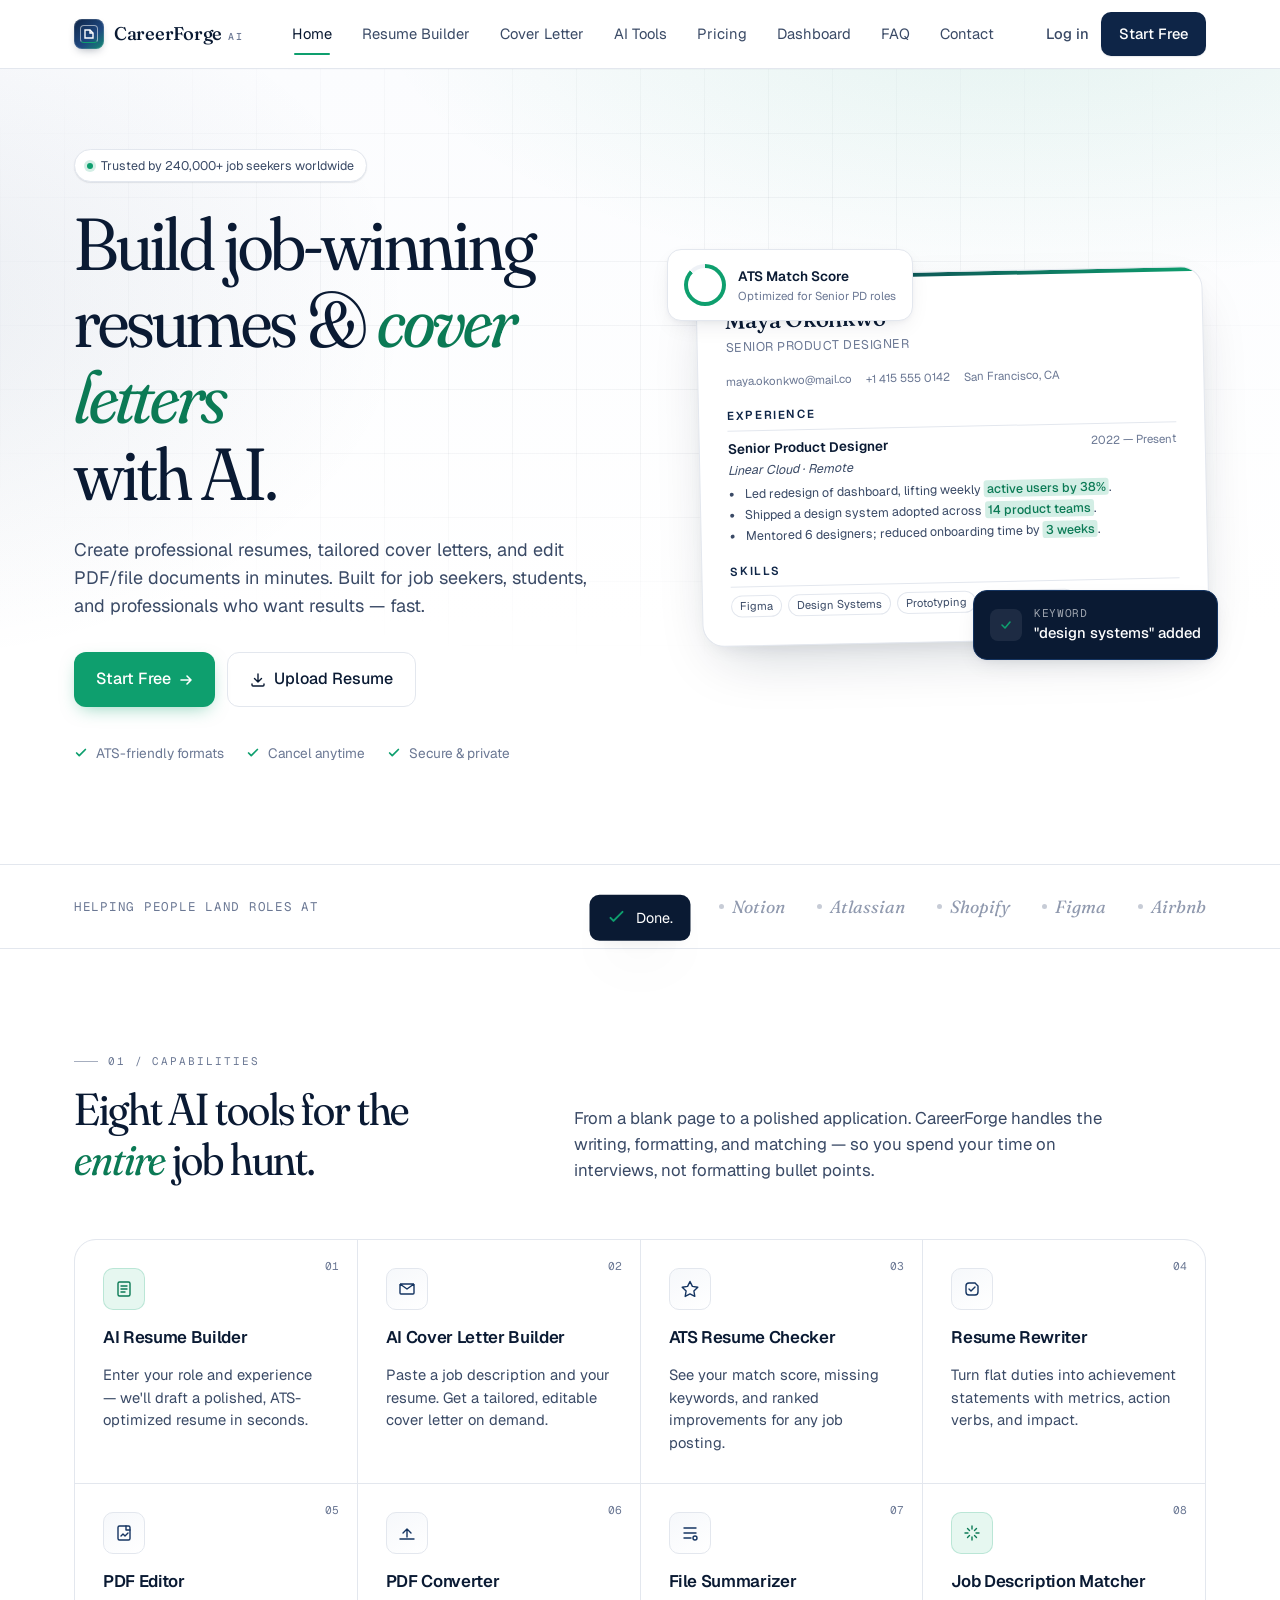
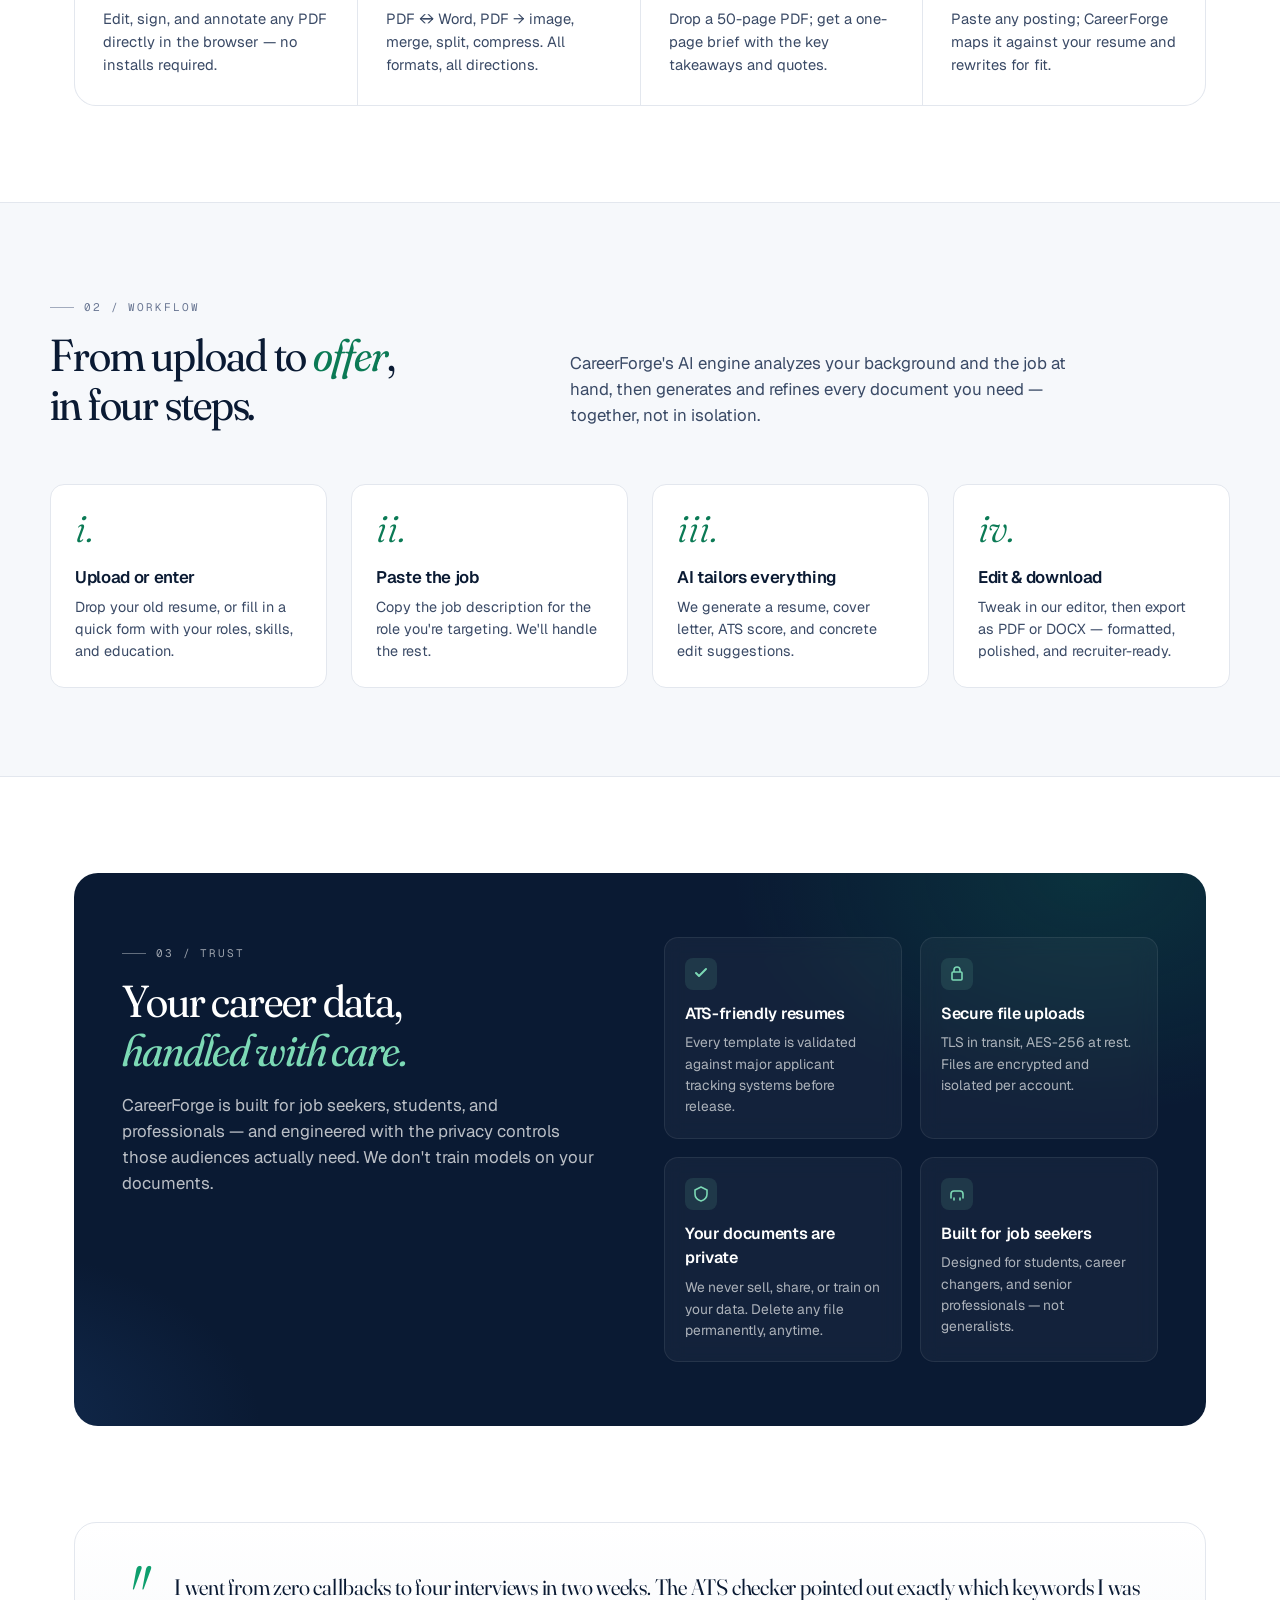
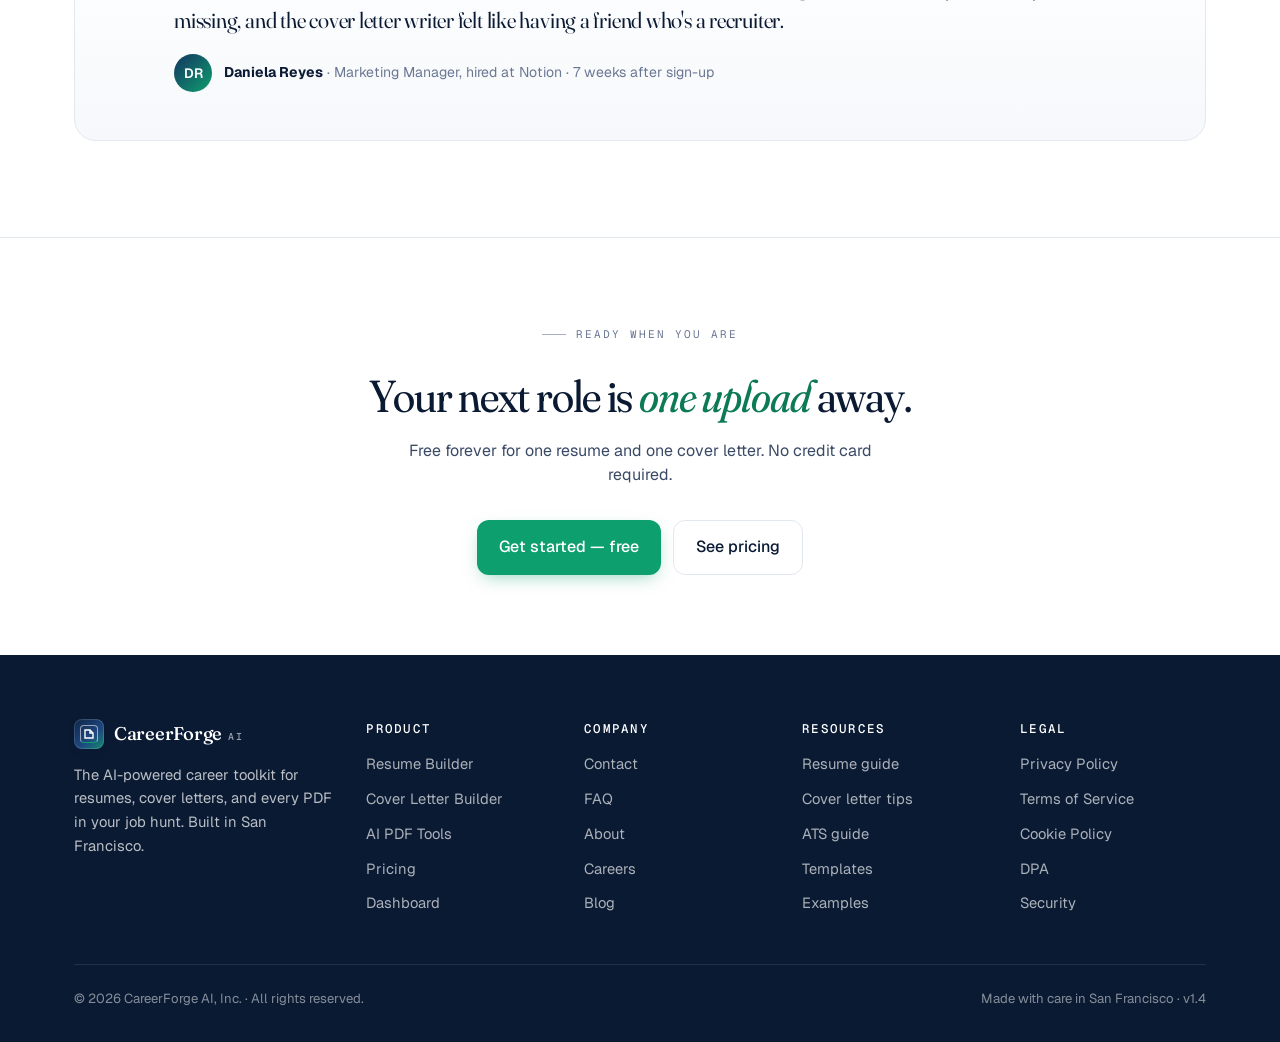
<file: index.html>
<!doctype html>
<html lang="en">
<head>
<meta charset="utf-8" />
<meta name="viewport" content="width=device-width,initial-scale=1,viewport-fit=cover" />
<title>CareerForge AI — Build Job-Winning Resumes & Cover Letters with AI</title>
<meta name="description" content="Create professional resumes, tailored cover letters, and edit PDF/file documents in minutes with CareerForge AI." />
<link rel="preconnect" href="https://fonts.googleapis.com">
<link rel="preconnect" href="https://fonts.gstatic.com" crossorigin>
<link href="https://fonts.googleapis.com/css2?family=Fraunces:opsz,wght,SOFT@9..144,300..700,30..100&family=Geist:wght@300..700&family=Geist+Mono:wght@400;500&display=swap" rel="stylesheet">
<style>
:root{
  --navy-900:#0A1A33; --navy-800:#0E2547; --navy-700:#143461; --navy-600:#1F4880; --navy-100:#E6ECF5;
  --ink:#0A1A33; --ink-2:#3A4A66; --ink-3:#6B7894;
  --line:#E3E7EE; --line-2:#EEF1F6;
  --bg:#FFFFFF; --bg-soft:#F6F8FB; --bg-soft-2:#F0F3F8;
  --accent:#0E9F6E; --accent-soft:#E6F7F0; --accent-deep:#0B7A55;
  --warn:#C2410C; --gold:#B5882A;
  --radius:14px; --radius-lg:22px;
  --shadow-sm:0 1px 2px rgba(10,26,51,.06), 0 1px 0 rgba(10,26,51,.04);
  --shadow:0 8px 24px -8px rgba(10,26,51,.12), 0 2px 6px -2px rgba(10,26,51,.06);
  --shadow-lg:0 24px 60px -20px rgba(10,26,51,.22), 0 8px 20px -10px rgba(10,26,51,.10);
  --serif:"Fraunces", ui-serif, Georgia, serif;
  --sans:"Geist", system-ui, -apple-system, "Segoe UI", sans-serif;
  --mono:"Geist Mono", ui-monospace, monospace;
  --container:1180px;
}
*,*::before,*::after{box-sizing:border-box}
html,body{margin:0;padding:0}
html{scroll-behavior:smooth;-webkit-text-size-adjust:100%}
body{font-family:var(--sans);font-size:16px;line-height:1.55;color:var(--ink);background:var(--bg);-webkit-font-smoothing:antialiased;text-rendering:optimizeLegibility}
img,svg{display:block;max-width:100%}
a{color:inherit;text-decoration:none}
button{font-family:inherit;cursor:pointer;border:0;background:none;color:inherit}
input,textarea,select{font-family:inherit;font-size:inherit;color:inherit}

.serif{font-family:var(--serif);font-feature-settings:"ss01","ss02","ss03"}
.eyebrow{font-family:var(--mono);font-size:11px;letter-spacing:.18em;text-transform:uppercase;color:var(--ink-3);display:inline-flex;align-items:center;gap:.6rem}
.eyebrow::before{content:"";width:24px;height:1px;background:currentColor;opacity:.6}
h1,h2,h3,h4{margin:0;letter-spacing:-.02em}
h1.display{font-family:var(--serif);font-weight:380;font-size:clamp(2.4rem,5.8vw,4.6rem);line-height:1.04;letter-spacing:-.03em;font-variation-settings:"opsz" 144,"SOFT" 60}
h1.display em{font-style:italic;color:var(--accent-deep);font-weight:400}
h2.display{font-family:var(--serif);font-weight:400;font-size:clamp(1.8rem,3.6vw,2.8rem);line-height:1.1;letter-spacing:-.025em;font-variation-settings:"opsz" 96,"SOFT" 50}
h2.display em{font-style:italic;color:var(--accent-deep)}
h3{font-size:1.125rem;font-weight:600}
p{margin:0}

.container{max-width:var(--container);margin:0 auto;padding:0 24px}
.section{padding:96px 0;position:relative}
@media (max-width:720px){.section{padding:64px 0}}

.site-header{position:sticky;top:0;z-index:50;background:rgba(255,255,255,.82);backdrop-filter:saturate(160%) blur(14px);-webkit-backdrop-filter:saturate(160%) blur(14px);border-bottom:1px solid var(--line)}
.nav{display:flex;align-items:center;justify-content:space-between;height:68px;gap:32px}
.logo{display:flex;align-items:center;gap:10px;font-weight:600;letter-spacing:-.01em}
.logo-mark{width:30px;height:30px;border-radius:8px;background:linear-gradient(140deg,var(--navy-800),var(--navy-600) 60%,var(--accent) 110%);position:relative;display:grid;place-items:center;color:#fff;box-shadow:inset 0 0 0 1px rgba(255,255,255,.14),0 4px 10px -4px rgba(10,26,51,.4)}
.logo-mark::after{content:"";position:absolute;inset:6px;border-radius:4px;border:1px solid rgba(255,255,255,.55);border-bottom-color:var(--accent)}
.logo-text{font-family:var(--serif);font-weight:500;font-size:1.15rem;letter-spacing:-.015em}
.logo-text small{font-family:var(--mono);font-size:.62rem;letter-spacing:.2em;color:var(--ink-3);margin-left:6px;text-transform:uppercase;font-weight:500}
.nav-links{display:flex;gap:6px;align-items:center}
.nav-links a{position:relative;padding:8px 12px;font-size:.92rem;color:var(--ink-2);border-radius:8px;transition:color .2s,background .2s}
.nav-links a:hover{color:var(--ink);background:var(--bg-soft)}
.nav-links a.active{color:var(--ink)}
.nav-links a.active::after{content:"";position:absolute;bottom:-2px;left:14px;right:14px;height:2px;background:var(--accent);border-radius:2px}
.nav-cta{display:flex;gap:8px;align-items:center}
.btn{display:inline-flex;align-items:center;justify-content:center;gap:8px;padding:11px 18px;border-radius:10px;font-weight:500;font-size:.92rem;transition:transform .08s ease,background .2s,color .2s,box-shadow .2s,border-color .2s;white-space:nowrap}
.btn:active{transform:translateY(1px)}
.btn-primary{background:var(--navy-800);color:#fff;box-shadow:var(--shadow-sm)}
.btn-primary:hover{background:var(--navy-900);box-shadow:var(--shadow)}
.btn-accent{background:var(--accent);color:#fff;box-shadow:0 6px 18px -6px rgba(14,159,110,.5)}
.btn-accent:hover{background:var(--accent-deep)}
.btn-ghost{background:transparent;color:var(--ink);border:1px solid var(--line)}
.btn-ghost:hover{border-color:var(--ink-2);background:var(--bg-soft)}
.btn-link{padding:8px 4px;color:var(--ink-2)}
.btn-link:hover{color:var(--ink)}
.btn-lg{padding:14px 22px;font-size:1rem;border-radius:12px}
.btn-icon svg{width:16px;height:16px}
.menu-btn{display:none;width:40px;height:40px;border-radius:8px;border:1px solid var(--line);align-items:center;justify-content:center}
.menu-btn:hover{background:var(--bg-soft)}
@media (max-width:980px){.nav-links,.nav-cta .btn-link,.nav-cta .btn-ghost{display:none}.menu-btn{display:flex}}

.mobile-sheet{position:fixed;inset:0;z-index:60;background:rgba(10,26,51,.4);opacity:0;pointer-events:none;transition:opacity .25s}
.mobile-sheet.open{opacity:1;pointer-events:auto}
.mobile-sheet .panel{position:absolute;top:0;right:0;bottom:0;width:min(360px,86%);background:#fff;padding:24px;display:flex;flex-direction:column;gap:6px;transform:translateX(100%);transition:transform .25s ease;overflow-y:auto}
.mobile-sheet.open .panel{transform:translateX(0)}
.mobile-sheet .panel a{padding:14px 8px;border-bottom:1px solid var(--line-2);font-size:1rem}
.mobile-sheet .panel a:last-of-type{border-bottom:0}
.mobile-sheet .panel .btn{margin-top:12px}
.mobile-sheet .close{align-self:flex-end;width:36px;height:36px;border-radius:8px;border:1px solid var(--line)}

.page{display:none;animation:fade .35s ease}
.page.active{display:block}
@keyframes fade{from{opacity:0;transform:translateY(4px)}to{opacity:1;transform:none}}

.hero{position:relative;overflow:hidden;padding:80px 0 100px;background:radial-gradient(1100px 500px at 80% -10%,rgba(14,159,110,.10),transparent 60%),radial-gradient(900px 600px at -10% 30%,rgba(20,52,97,.08),transparent 60%),linear-gradient(180deg,#FBFCFE,#FFFFFF 70%)}
.hero::before{content:"";position:absolute;inset:0;pointer-events:none;background-image:linear-gradient(to right,rgba(10,26,51,.045) 1px,transparent 1px),linear-gradient(to bottom,rgba(10,26,51,.045) 1px,transparent 1px);background-size:64px 64px;mask-image:radial-gradient(ellipse 80% 60% at 50% 30%,black 30%,transparent 75%);-webkit-mask-image:radial-gradient(ellipse 80% 60% at 50% 30%,black 30%,transparent 75%)}
.hero .container{position:relative;display:grid;grid-template-columns:1.05fr .95fr;gap:64px;align-items:center}
@media (max-width:980px){.hero .container{grid-template-columns:1fr;gap:48px}}
.hero-copy .pill{display:inline-flex;align-items:center;gap:8px;padding:6px 12px;background:#fff;border:1px solid var(--line);border-radius:999px;font-size:.78rem;color:var(--ink-2);box-shadow:var(--shadow-sm);margin-bottom:24px}
.hero-copy .pill .dot{width:6px;height:6px;border-radius:50%;background:var(--accent);box-shadow:0 0 0 3px rgba(14,159,110,.18)}
.hero-copy p.lede{font-size:1.125rem;color:var(--ink-2);margin-top:24px;max-width:540px}
.hero-cta{display:flex;gap:12px;margin-top:32px;flex-wrap:wrap}
.hero-trust{display:flex;gap:22px;margin-top:36px;flex-wrap:wrap;color:var(--ink-3);font-size:.85rem}
.hero-trust span{display:inline-flex;align-items:center;gap:8px}
.hero-trust svg{width:14px;height:14px;color:var(--accent)}

.hero-visual{position:relative}
.resume-card{background:#fff;border:1px solid var(--line);border-radius:var(--radius-lg);padding:28px;box-shadow:var(--shadow-lg);font-size:.78rem;line-height:1.45;color:var(--ink-2);position:relative;overflow:hidden;transform:rotate(-1.2deg)}
.resume-card::before{content:"";position:absolute;top:0;left:0;right:0;height:4px;background:linear-gradient(90deg,var(--navy-800),var(--accent))}
.resume-card .name{font-family:var(--serif);font-size:1.4rem;color:var(--ink);font-weight:500;letter-spacing:-.01em;margin-bottom:2px}
.resume-card .title{color:var(--ink-3);font-size:.78rem;letter-spacing:.04em;text-transform:uppercase;margin-bottom:16px}
.resume-card .meta{display:flex;gap:14px;flex-wrap:wrap;color:var(--ink-3);font-size:.72rem;margin-bottom:18px}
.resume-card h4{font-size:.72rem;text-transform:uppercase;letter-spacing:.14em;color:var(--navy-800);margin:18px 0 8px;font-weight:600;border-bottom:1px solid var(--line);padding-bottom:6px}
.resume-card .role{color:var(--ink);font-weight:600;font-size:.85rem;margin-bottom:2px;display:flex;justify-content:space-between;gap:10px}
.resume-card .role span{color:var(--ink-3);font-weight:400;font-size:.72rem}
.resume-card .company{color:var(--ink-2);font-size:.78rem;margin-bottom:6px;font-style:italic}
.resume-card ul{margin:0 0 12px;padding-left:16px}
.resume-card li{margin-bottom:3px}
.resume-card li mark{background:rgba(14,159,110,.18);color:var(--accent-deep);padding:0 3px;border-radius:3px;font-weight:500;animation:pulse 2.4s ease-in-out infinite}
.resume-card li:nth-child(2) mark{animation-delay:.3s}
.resume-card li:nth-child(3) mark{animation-delay:.6s}
@keyframes pulse{0%,100%{background:rgba(14,159,110,.10)}50%{background:rgba(14,159,110,.28)}}

.hero-floats{position:absolute;inset:0;pointer-events:none}
.float-card{position:absolute;background:#fff;border:1px solid var(--line);border-radius:14px;box-shadow:var(--shadow);padding:14px 16px;display:flex;align-items:center;gap:12px;font-size:.85rem}
.float-ats{top:-22px;left:-32px}
.float-ats .ring{width:42px;height:42px;border-radius:50%;display:grid;place-items:center;background:conic-gradient(var(--accent) 87%,var(--line-2) 0);position:relative}
.float-ats .ring::after{content:"";position:absolute;inset:4px;background:#fff;border-radius:50%}
.float-ats .ring b{position:relative;font-size:.78rem;color:var(--accent-deep);font-weight:600}
.float-ats .label{color:var(--ink-3);font-size:.72rem}
.float-ats .label b{color:var(--ink);display:block;font-size:.85rem;font-weight:600}
.float-keyword{bottom:-18px;right:-12px;background:var(--navy-900);color:#fff;border-color:var(--navy-700)}
.float-keyword .kicon{width:32px;height:32px;border-radius:8px;background:rgba(255,255,255,.08);display:grid;place-items:center;color:var(--accent)}
.float-keyword small{display:block;color:rgba(255,255,255,.6);font-size:.7rem;letter-spacing:.06em;text-transform:uppercase;font-family:var(--mono)}
.float-keyword b{display:block;font-weight:500;font-size:.92rem}
@media (max-width:980px){.float-ats{top:-12px;left:8px}.float-keyword{bottom:-12px;right:8px}.resume-card{transform:none}}
@media (max-width:520px){.float-keyword,.float-ats{display:none}}

.logos{padding:28px 0;border-top:1px solid var(--line);border-bottom:1px solid var(--line);background:#fff}
.logos .row{display:flex;align-items:center;justify-content:space-between;gap:32px;flex-wrap:wrap}
.logos .label{font-size:.78rem;color:var(--ink-3);font-family:var(--mono);letter-spacing:.14em;text-transform:uppercase}
.logos .marks{display:flex;gap:32px;flex-wrap:wrap;align-items:center;color:var(--ink-3);font-family:var(--serif);font-style:italic;font-size:1.1rem;opacity:.75}
.logos .marks span{display:inline-flex;align-items:center;gap:8px}
.logos .marks span::before{content:"";width:5px;height:5px;border-radius:50%;background:var(--ink-3);opacity:.5}

.section-head{display:grid;grid-template-columns:1fr 1.4fr;gap:48px;margin-bottom:56px;align-items:end}
@media (max-width:820px){.section-head{grid-template-columns:1fr;gap:20px}}
.section-head .index{font-family:var(--mono);font-size:.78rem;color:var(--ink-3);letter-spacing:.18em}
.section-head h2{margin-top:8px}
.section-head .desc{color:var(--ink-2);font-size:1.05rem;max-width:540px}

.features{display:grid;grid-template-columns:repeat(4,1fr);gap:1px;background:var(--line);border:1px solid var(--line);border-radius:var(--radius-lg);overflow:hidden}
@media (max-width:980px){.features{grid-template-columns:repeat(2,1fr)}}
@media (max-width:560px){.features{grid-template-columns:1fr}}
.feature{background:#fff;padding:28px;display:flex;flex-direction:column;gap:14px;position:relative;transition:background .25s}
.feature:hover{background:var(--bg-soft)}
.feature .ico{width:42px;height:42px;border-radius:10px;background:linear-gradient(150deg,var(--bg-soft),#fff);border:1px solid var(--line);display:grid;place-items:center;color:var(--navy-700)}
.feature.accent .ico{color:var(--accent-deep);background:var(--accent-soft);border-color:rgba(14,159,110,.2)}
.feature h3{font-size:1.05rem;font-weight:600;color:var(--ink)}
.feature p{color:var(--ink-2);font-size:.92rem}
.feature .num{position:absolute;top:18px;right:18px;font-family:var(--mono);font-size:.7rem;color:var(--ink-3)}

.how{background:var(--bg-soft);border-top:1px solid var(--line);border-bottom:1px solid var(--line)}
.steps{display:grid;grid-template-columns:repeat(4,1fr);gap:24px}
@media (max-width:980px){.steps{grid-template-columns:repeat(2,1fr)}}
@media (max-width:560px){.steps{grid-template-columns:1fr}}
.step{background:#fff;border:1px solid var(--line);border-radius:var(--radius);padding:24px;position:relative}
.step .step-num{font-family:var(--serif);font-style:italic;font-size:2.4rem;color:var(--accent-deep);font-weight:300;line-height:1;margin-bottom:16px}
.step h3{font-size:1.05rem;margin-bottom:6px}
.step p{color:var(--ink-2);font-size:.9rem}

.trust-band{background:var(--navy-900);color:#fff;border-radius:24px;padding:64px 48px;position:relative;overflow:hidden}
.trust-band::before{content:"";position:absolute;inset:0;background:radial-gradient(600px 400px at 90% 0%,rgba(14,159,110,.18),transparent 60%),radial-gradient(500px 300px at -10% 100%,rgba(31,72,128,.4),transparent 60%)}
.trust-band .grid{position:relative;display:grid;grid-template-columns:1fr 1fr;gap:48px;align-items:start}
@media (max-width:820px){.trust-band{padding:40px 24px}.trust-band .grid{grid-template-columns:1fr;gap:32px}}
.trust-band h2{color:#fff}
.trust-band h2 em{color:#7CD9B5}
.trust-band p.lede{color:rgba(255,255,255,.72);margin-top:18px;font-size:1.05rem;max-width:480px}
.trust-list{display:grid;grid-template-columns:1fr 1fr;gap:18px}
@media (max-width:520px){.trust-list{grid-template-columns:1fr}}
.trust-item{background:rgba(255,255,255,.04);border:1px solid rgba(255,255,255,.08);border-radius:14px;padding:20px;backdrop-filter:blur(10px)}
.trust-item .ti-ico{width:32px;height:32px;border-radius:8px;background:rgba(124,217,181,.12);color:#7CD9B5;display:grid;place-items:center;margin-bottom:12px}
.trust-item h4{font-size:1rem;font-weight:600;margin-bottom:6px;color:#fff}
.trust-item p{color:rgba(255,255,255,.65);font-size:.86rem}

.testimonial{border:1px solid var(--line);border-radius:var(--radius-lg);padding:48px;background:linear-gradient(180deg,#fff,var(--bg-soft));display:grid;grid-template-columns:auto 1fr;gap:32px;align-items:start}
@media (max-width:720px){.testimonial{grid-template-columns:1fr;padding:28px}}
.testimonial .quote-mark{font-family:var(--serif);font-size:5rem;line-height:.7;color:var(--accent);font-weight:300;font-style:italic}
.testimonial blockquote{margin:0;font-family:var(--serif);font-size:1.4rem;line-height:1.45;color:var(--ink);font-weight:380;letter-spacing:-.01em;font-variation-settings:"opsz" 96}
.testimonial .who{margin-top:18px;display:flex;align-items:center;gap:12px;color:var(--ink-3);font-size:.88rem}
.testimonial .avatar{width:38px;height:38px;border-radius:50%;background:linear-gradient(135deg,var(--navy-700),var(--accent));display:grid;place-items:center;color:#fff;font-weight:600;font-size:.85rem}

.cta-strip{border-top:1px solid var(--line);padding:80px 0;text-align:center}
.cta-strip h2{margin-bottom:18px}
.cta-strip p{color:var(--ink-2);max-width:520px;margin:0 auto 28px}

.footer{background:var(--navy-900);color:rgba(255,255,255,.72);padding:64px 0 32px}
.footer .grid{display:grid;grid-template-columns:1.4fr repeat(4,1fr);gap:32px}
@media (max-width:820px){.footer .grid{grid-template-columns:1fr 1fr;gap:32px}}
@media (max-width:480px){.footer .grid{grid-template-columns:1fr}}
.footer h5{color:#fff;font-size:.78rem;letter-spacing:.18em;text-transform:uppercase;font-family:var(--mono);font-weight:500;margin:0 0 14px}
.footer ul{list-style:none;padding:0;margin:0;display:flex;flex-direction:column;gap:10px}
.footer ul a{color:rgba(255,255,255,.66);font-size:.92rem}
.footer ul a:hover{color:#fff}
.footer .brandcol p{font-size:.92rem;line-height:1.6;max-width:320px;margin-top:14px}
.footer .logo-text{color:#fff}
.footer .logo-text small{color:rgba(255,255,255,.6)}
.footer-bottom{margin-top:48px;padding-top:24px;border-top:1px solid rgba(255,255,255,.1);display:flex;justify-content:space-between;flex-wrap:wrap;gap:12px;font-size:.82rem;color:rgba(255,255,255,.5)}

.page-header{padding:80px 0 48px;background:linear-gradient(180deg,var(--bg-soft) 0%,#fff 100%);border-bottom:1px solid var(--line)}
.page-header .container{max-width:920px;text-align:center}
.page-header .eyebrow{margin-bottom:18px}
.page-header h1{font-family:var(--serif);font-weight:380;font-size:clamp(2.2rem,4.6vw,3.6rem);line-height:1.05;letter-spacing:-.025em;font-variation-settings:"opsz" 144,"SOFT" 60}
.page-header h1 em{font-style:italic;color:var(--accent-deep)}
.page-header p{color:var(--ink-2);font-size:1.05rem;margin-top:18px;max-width:600px;margin-left:auto;margin-right:auto}

.builder{display:grid;grid-template-columns:minmax(0,1fr) minmax(0,1fr);gap:40px;align-items:start}
@media (max-width:980px){.builder{grid-template-columns:1fr}}
.builder-form{background:#fff;border:1px solid var(--line);border-radius:var(--radius-lg);padding:32px;box-shadow:var(--shadow-sm);position:sticky;top:88px}
@media (max-width:980px){.builder-form{position:static}}
.builder-form h3{font-family:var(--serif);font-size:1.4rem;font-weight:480;letter-spacing:-.01em;margin-bottom:6px}
.builder-form .sub{color:var(--ink-3);font-size:.9rem;margin-bottom:22px}
.field{margin-bottom:16px}
.field label{display:block;font-size:.82rem;color:var(--ink-2);margin-bottom:6px;font-weight:500}
.field .help{font-size:.74rem;color:var(--ink-3);margin-top:4px}
.field input,.field textarea,.field select{width:100%;padding:11px 14px;border:1px solid var(--line);border-radius:10px;background:#fff;transition:border-color .15s,box-shadow .15s;font-size:.94rem}
.field textarea{min-height:88px;resize:vertical;font-family:inherit;line-height:1.5}
.field input:focus,.field textarea:focus,.field select:focus{outline:0;border-color:var(--accent);box-shadow:0 0 0 3px rgba(14,159,110,.14)}
.row2{display:grid;grid-template-columns:1fr 1fr;gap:12px}
@media (max-width:520px){.row2{grid-template-columns:1fr}}
.builder-actions{display:flex;gap:10px;margin-top:18px;flex-wrap:wrap}

.preview-wrap{position:relative}
.preview-toolbar{display:flex;justify-content:space-between;align-items:center;margin-bottom:14px;gap:8px;flex-wrap:wrap}
.template-pills{display:flex;gap:6px;flex-wrap:wrap}
.tpill{padding:6px 12px;font-size:.82rem;border-radius:999px;border:1px solid var(--line);background:#fff;color:var(--ink-2);transition:all .15s}
.tpill:hover{border-color:var(--ink-3)}
.tpill.active{background:var(--navy-900);color:#fff;border-color:var(--navy-900)}

.preview-doc{background:#fff;border:1px solid var(--line);border-radius:14px;padding:36px;box-shadow:var(--shadow);font-size:.82rem;line-height:1.5;color:var(--ink-2);min-height:600px}
.preview-doc h2{font-family:var(--serif);font-size:1.7rem;font-weight:500;color:var(--ink);letter-spacing:-.015em;margin-bottom:4px}
.preview-doc .role-line{color:var(--accent-deep);font-size:.9rem;letter-spacing:.04em;text-transform:uppercase;margin-bottom:10px}
.preview-doc .meta{display:flex;flex-wrap:wrap;gap:12px;color:var(--ink-3);font-size:.78rem;margin-bottom:24px;padding-bottom:16px;border-bottom:1px solid var(--line)}
.preview-doc h3{font-size:.78rem;text-transform:uppercase;letter-spacing:.16em;color:var(--navy-800);margin:22px 0 10px;font-weight:600}
.preview-doc .item{margin-bottom:14px}
.preview-doc .item-head{display:flex;justify-content:space-between;gap:10px;align-items:baseline}
.preview-doc .item-head b{color:var(--ink);font-size:.95rem;font-weight:600}
.preview-doc .item-head time{font-family:var(--mono);font-size:.74rem;color:var(--ink-3)}
.preview-doc .item .org{font-style:italic;color:var(--ink-2);font-size:.85rem;margin-bottom:6px}
.preview-doc ul{margin:0;padding-left:18px}
.preview-doc li{margin-bottom:4px}
.preview-doc .skills{display:flex;flex-wrap:wrap;gap:6px}
.preview-doc .skills span{padding:3px 10px;border:1px solid var(--line);border-radius:999px;font-size:.78rem;color:var(--ink-2)}
.preview-doc.tpl-classic{font-family:var(--serif)}
.preview-doc.tpl-classic h2{font-weight:500}
.preview-doc.tpl-classic h3{font-family:var(--sans)}
.preview-doc.tpl-bold{background:linear-gradient(140deg,#fff 60%,var(--bg-soft) 200%);border-left:6px solid var(--accent)}
.preview-doc.tpl-bold h2{color:var(--navy-900)}

.cover-output{background:#fff;border:1px solid var(--line);border-radius:14px;padding:36px;box-shadow:var(--shadow);min-height:480px;font-size:.95rem;line-height:1.7;color:var(--ink);font-family:var(--serif);font-weight:400;font-variation-settings:"opsz" 96}
.cover-output .from{font-family:var(--sans);font-size:.84rem;color:var(--ink-3);margin-bottom:24px}
.cover-output .salute{margin-bottom:14px}
.cover-output p{margin-bottom:14px}
.cover-output .sign{margin-top:24px}

.ats-shell{display:grid;grid-template-columns:1.1fr 1fr;gap:32px}
@media (max-width:980px){.ats-shell{grid-template-columns:1fr}}
.score-card{background:linear-gradient(150deg,var(--navy-900),var(--navy-700));color:#fff;border-radius:var(--radius-lg);padding:36px;position:relative;overflow:hidden}
.score-card::before{content:"";position:absolute;inset:0;background:radial-gradient(500px 300px at 100% 0%,rgba(14,159,110,.25),transparent 60%)}
.score-card .label{font-family:var(--mono);font-size:.78rem;letter-spacing:.18em;text-transform:uppercase;color:rgba(255,255,255,.6);position:relative}
.score-ring{display:flex;align-items:center;gap:20px;margin:18px 0 24px;position:relative;flex-wrap:wrap}
.score-ring .ring{width:120px;height:120px;border-radius:50%;background:conic-gradient(var(--accent) calc(var(--p,0) * 1%),rgba(255,255,255,.12) 0);display:grid;place-items:center;position:relative;transition:background .8s ease;flex-shrink:0}
.score-ring .ring::after{content:"";position:absolute;inset:10px;background:var(--navy-900);border-radius:50%}
.score-ring .ring b{position:relative;font-family:var(--serif);font-size:2.3rem;font-weight:400}
.score-ring .ring b small{font-size:1rem;font-weight:300;opacity:.7;font-family:var(--sans)}
.score-card .verdict{position:relative;font-size:1.05rem;font-weight:500}
.score-card .verdict span{color:#7CD9B5}
.score-stats{display:grid;grid-template-columns:1fr 1fr;gap:14px;position:relative;margin-top:18px}
.stat{background:rgba(255,255,255,.06);border:1px solid rgba(255,255,255,.08);border-radius:10px;padding:14px}
.stat small{font-family:var(--mono);font-size:.7rem;color:rgba(255,255,255,.5);text-transform:uppercase;letter-spacing:.12em}
.stat b{display:block;font-family:var(--serif);font-size:1.4rem;font-weight:400;margin-top:4px}

.kw-card{background:#fff;border:1px solid var(--line);border-radius:var(--radius-lg);padding:28px}
.kw-card h3{font-family:var(--serif);font-size:1.3rem;font-weight:500;margin-bottom:18px}
.kw-list{display:flex;flex-direction:column;gap:10px}
.kw-row{display:flex;align-items:center;gap:12px;padding:10px 12px;border:1px solid var(--line);border-radius:10px}
.kw-row.found{background:var(--accent-soft);border-color:rgba(14,159,110,.2)}
.kw-row.missing{background:#FEF6EE;border-color:#FBE0BC}
.kw-row .kw-ico{width:22px;height:22px;border-radius:50%;display:grid;place-items:center;flex-shrink:0}
.kw-row.found .kw-ico{background:var(--accent);color:#fff}
.kw-row.missing .kw-ico{background:var(--warn);color:#fff}
.kw-row b{font-size:.92rem;font-weight:500}
.kw-row .kw-tag{margin-left:auto;font-family:var(--mono);font-size:.74rem;color:var(--ink-3)}

.suggestions{margin-top:24px;display:flex;flex-direction:column;gap:10px}
.suggestion{background:#fff;border:1px solid var(--line);border-radius:12px;padding:16px 18px;display:flex;gap:14px;align-items:flex-start}
.suggestion .si{width:26px;height:26px;border-radius:6px;background:var(--accent-soft);color:var(--accent-deep);display:grid;place-items:center;flex-shrink:0}
.suggestion b{display:block;font-size:.94rem;color:var(--ink);margin-bottom:2px}
.suggestion p{color:var(--ink-2);font-size:.86rem;margin:0}

.tool-cats{display:flex;gap:8px;flex-wrap:wrap;margin-bottom:32px;justify-content:center}
.tool-cats button{padding:8px 16px;border:1px solid var(--line);border-radius:999px;background:#fff;font-size:.86rem;color:var(--ink-2);transition:all .15s}
.tool-cats button.active{background:var(--navy-900);color:#fff;border-color:var(--navy-900)}
.tool-cats button:hover:not(.active){border-color:var(--ink-3)}

.tools{display:grid;grid-template-columns:repeat(3,1fr);gap:18px}
@media (max-width:920px){.tools{grid-template-columns:repeat(2,1fr)}}
@media (max-width:560px){.tools{grid-template-columns:1fr}}
.tool{background:#fff;border:1px solid var(--line);border-radius:var(--radius);padding:22px;display:flex;flex-direction:column;gap:12px;transition:transform .15s,border-color .2s,box-shadow .2s;position:relative;cursor:pointer}
.tool:hover{transform:translateY(-2px);border-color:var(--ink-3);box-shadow:var(--shadow)}
.tool .ico{width:40px;height:40px;border-radius:10px;background:var(--bg-soft);display:grid;place-items:center;color:var(--navy-700)}
.tool h3{font-size:1rem;font-weight:600}
.tool p{color:var(--ink-2);font-size:.86rem}
.tool .arrow{position:absolute;top:18px;right:18px;color:var(--ink-3);transition:transform .2s,color .2s}
.tool:hover .arrow{transform:translate(2px,-2px);color:var(--accent-deep)}
.tool .badge{display:inline-flex;align-items:center;font-family:var(--mono);font-size:.66rem;letter-spacing:.1em;text-transform:uppercase;color:var(--accent-deep);background:var(--accent-soft);padding:2px 8px;border-radius:4px;width:max-content}

.upload-zone{border:2px dashed var(--line);border-radius:var(--radius-lg);padding:48px 24px;text-align:center;background:var(--bg-soft);transition:all .2s;cursor:pointer}
.upload-zone:hover,.upload-zone.dragover{border-color:var(--accent);background:var(--accent-soft)}
.upload-zone svg{margin:0 auto 16px;color:var(--accent-deep)}
.upload-zone h3{font-family:var(--serif);font-size:1.3rem;font-weight:500;margin-bottom:6px}
.upload-zone p{color:var(--ink-2);font-size:.92rem;margin-bottom:14px}
.upload-zone .formats{font-family:var(--mono);font-size:.74rem;color:var(--ink-3);letter-spacing:.08em;margin-top:8px}

.billing-toggle{display:inline-flex;background:var(--bg-soft);border:1px solid var(--line);border-radius:999px;padding:4px;margin:0 auto 36px;position:relative}
.billing-toggle button{padding:8px 18px;border-radius:999px;font-size:.88rem;color:var(--ink-2);font-weight:500}
.billing-toggle button.active{background:#fff;color:var(--ink);box-shadow:var(--shadow-sm)}
.billing-toggle .save{position:absolute;top:-8px;right:-46px;font-family:var(--mono);font-size:.66rem;letter-spacing:.1em;background:var(--accent);color:#fff;padding:3px 8px;border-radius:5px}

.plans{display:grid;grid-template-columns:repeat(3,1fr);gap:20px;align-items:stretch}
@media (max-width:920px){.plans{grid-template-columns:1fr;max-width:440px;margin:0 auto}}
.plan{background:#fff;border:1px solid var(--line);border-radius:var(--radius-lg);padding:32px;display:flex;flex-direction:column;position:relative}
.plan.featured{background:linear-gradient(180deg,var(--navy-900),var(--navy-800));color:#fff;border-color:var(--navy-900);box-shadow:var(--shadow-lg);transform:scale(1.02)}
@media (max-width:920px){.plan.featured{transform:none}}
.plan.featured .plan-name{color:#fff}
.plan.featured ul li{color:rgba(255,255,255,.85)}
.plan.featured ul svg{color:#7CD9B5}
.plan.featured .price small{color:rgba(255,255,255,.5)}
.plan.featured .desc{color:rgba(255,255,255,.7)}
.plan .badge-pop{position:absolute;top:-12px;left:50%;transform:translateX(-50%);background:var(--accent);color:#fff;font-family:var(--mono);font-size:.7rem;padding:5px 12px;border-radius:999px;letter-spacing:.1em;text-transform:uppercase}
.plan-name{font-family:var(--serif);font-size:1.4rem;font-weight:500;margin-bottom:6px}
.plan .desc{color:var(--ink-2);font-size:.88rem;margin-bottom:24px}
.plan .price{display:flex;align-items:baseline;gap:6px;margin-bottom:8px}
.plan .price b{font-family:var(--serif);font-size:2.6rem;font-weight:400;letter-spacing:-.02em}
.plan .price small{color:var(--ink-3);font-size:.92rem}
.plan ul{list-style:none;padding:0;margin:24px 0;display:flex;flex-direction:column;gap:10px;flex:1}
.plan ul li{display:flex;gap:10px;align-items:flex-start;font-size:.92rem;color:var(--ink-2)}
.plan ul svg{color:var(--accent);flex-shrink:0;margin-top:2px}
.plan .btn{margin-top:auto;justify-content:center}

.compare-table{margin-top:64px;background:#fff;border:1px solid var(--line);border-radius:var(--radius-lg);overflow:hidden;overflow-x:auto}
.compare-table table{width:100%;border-collapse:collapse;font-size:.92rem;min-width:560px}
.compare-table th,.compare-table td{padding:14px 18px;text-align:left;border-bottom:1px solid var(--line-2)}
.compare-table th{background:var(--bg-soft);font-weight:600;font-size:.84rem;letter-spacing:.04em}
.compare-table td:not(:first-child),.compare-table th:not(:first-child){text-align:center}
.compare-table tr:last-child td{border-bottom:0}
.compare-table .yes{color:var(--accent-deep)}
.compare-table .no{color:var(--ink-3)}

.dash{display:grid;grid-template-columns:240px 1fr;gap:32px;align-items:start}
@media (max-width:920px){.dash{grid-template-columns:1fr}}
.dash-side{background:#fff;border:1px solid var(--line);border-radius:var(--radius);padding:18px;position:sticky;top:88px}
@media (max-width:920px){.dash-side{position:static}}
.dash-user{display:flex;align-items:center;gap:12px;padding:8px 4px 16px;border-bottom:1px solid var(--line-2);margin-bottom:12px}
.dash-user .avatar{width:38px;height:38px;border-radius:50%;background:linear-gradient(135deg,var(--navy-700),var(--accent));display:grid;place-items:center;color:#fff;font-weight:600;font-size:.88rem}
.dash-user b{display:block;font-size:.94rem;font-weight:600}
.dash-user small{display:block;color:var(--ink-3);font-size:.78rem}
.dash-nav{display:flex;flex-direction:column;gap:2px}
.dash-nav button{display:flex;align-items:center;gap:10px;padding:9px 12px;border-radius:8px;font-size:.9rem;color:var(--ink-2);text-align:left;transition:all .15s}
.dash-nav button:hover{background:var(--bg-soft);color:var(--ink)}
.dash-nav button.active{background:var(--navy-900);color:#fff}
.dash-nav button.active svg{color:var(--accent)}
.dash-nav svg{width:16px;height:16px;color:var(--ink-3)}

.dash-main{display:flex;flex-direction:column;gap:24px;min-width:0}
.dash-stats{display:grid;grid-template-columns:repeat(4,1fr);gap:16px}
@media (max-width:720px){.dash-stats{grid-template-columns:repeat(2,1fr)}}
.ds{background:#fff;border:1px solid var(--line);border-radius:var(--radius);padding:18px}
.ds small{font-family:var(--mono);font-size:.7rem;color:var(--ink-3);letter-spacing:.1em;text-transform:uppercase}
.ds b{display:block;font-family:var(--serif);font-size:1.8rem;font-weight:400;margin-top:6px}
.ds .delta{font-size:.78rem;color:var(--accent-deep);margin-top:2px}
.ds.credits{background:linear-gradient(150deg,var(--navy-900),var(--navy-700));color:#fff;border-color:var(--navy-900)}
.ds.credits small{color:rgba(255,255,255,.6)}
.ds.credits .delta{color:#7CD9B5}
.ds.credits .bar{height:6px;background:rgba(255,255,255,.12);border-radius:99px;margin-top:10px;overflow:hidden}
.ds.credits .bar i{display:block;height:100%;width:62%;background:var(--accent);border-radius:99px}

.dash-section{background:#fff;border:1px solid var(--line);border-radius:var(--radius);padding:22px}
.dash-section .head{display:flex;justify-content:space-between;align-items:center;margin-bottom:16px;flex-wrap:wrap;gap:8px}
.dash-section h3{font-family:var(--serif);font-size:1.3rem;font-weight:500}

.docs-list{display:flex;flex-direction:column;gap:10px}
.doc-item{display:grid;grid-template-columns:auto 1fr auto;gap:14px;align-items:center;padding:12px 14px;border:1px solid var(--line);border-radius:10px;transition:background .15s}
.doc-item:hover{background:var(--bg-soft)}
.doc-thumb{width:42px;height:54px;border-radius:6px;background:linear-gradient(160deg,#fff,var(--bg-soft));border:1px solid var(--line);position:relative;overflow:hidden;flex-shrink:0}
.doc-thumb::before{content:"";position:absolute;top:6px;left:6px;right:6px;height:4px;background:var(--accent);border-radius:2px}
.doc-thumb::after{content:"";position:absolute;top:14px;left:6px;right:6px;bottom:6px;background:repeating-linear-gradient(0deg,var(--line) 0 1px,transparent 1px 4px);opacity:.7}
.doc-info{min-width:0}
.doc-info b{display:block;font-size:.94rem;font-weight:600;overflow:hidden;text-overflow:ellipsis;white-space:nowrap}
.doc-info small{display:block;color:var(--ink-3);font-size:.78rem;margin-top:2px;font-family:var(--mono);letter-spacing:.04em}
.doc-actions{display:flex;gap:6px;align-items:center}
.doc-actions button{width:32px;height:32px;border-radius:8px;border:1px solid var(--line);background:#fff;color:var(--ink-2);display:grid;place-items:center;transition:all .15s}
.doc-actions button:hover{background:var(--bg-soft);color:var(--ink)}
.doc-status{font-size:.74rem;font-family:var(--mono);letter-spacing:.08em;text-transform:uppercase;padding:3px 8px;border-radius:4px}
.doc-status.draft{background:#FEF6EE;color:var(--warn)}
.doc-status.complete{background:var(--accent-soft);color:var(--accent-deep)}
.doc-status.shared{background:var(--bg-soft);color:var(--ink-2)}

.auth{min-height:calc(100vh - 68px);display:grid;grid-template-columns:1fr 1fr}
@media (max-width:880px){.auth{grid-template-columns:1fr}}
.auth-aside{background:linear-gradient(160deg,var(--navy-900),var(--navy-700) 70%,var(--accent-deep));color:#fff;padding:64px 48px;display:flex;flex-direction:column;justify-content:space-between;position:relative;overflow:hidden}
@media (max-width:880px){.auth-aside{display:none}}
.auth-aside::before{content:"";position:absolute;inset:0;background-image:linear-gradient(to right,rgba(255,255,255,.04) 1px,transparent 1px),linear-gradient(to bottom,rgba(255,255,255,.04) 1px,transparent 1px);background-size:48px 48px}
.auth-aside-top{position:relative}
.auth-aside h2{font-family:var(--serif);font-size:2.2rem;font-weight:400;line-height:1.15;margin-top:32px;letter-spacing:-.02em;font-variation-settings:"opsz" 144,"SOFT" 60}
.auth-aside h2 em{color:#7CD9B5;font-style:italic}
.auth-aside .quote{position:relative;padding:24px;background:rgba(255,255,255,.06);border:1px solid rgba(255,255,255,.1);border-radius:14px;backdrop-filter:blur(10px)}
.auth-aside .quote p{font-family:var(--serif);font-size:1.05rem;font-style:italic;line-height:1.5;font-variation-settings:"opsz" 96}
.auth-aside .quote .who{margin-top:14px;display:flex;align-items:center;gap:10px;color:rgba(255,255,255,.7);font-size:.84rem}
.auth-aside .quote .avatar{width:32px;height:32px;border-radius:50%;background:rgba(255,255,255,.15);display:grid;place-items:center;font-weight:600;font-size:.78rem}

.auth-form{padding:64px 48px;display:flex;flex-direction:column;justify-content:center}
@media (max-width:520px){.auth-form{padding:40px 24px}}
.auth-form .inner{max-width:380px;width:100%;margin:0 auto}
.auth-form h1{font-family:var(--serif);font-size:2rem;font-weight:480;letter-spacing:-.02em;margin-bottom:8px}
.auth-form .sub{color:var(--ink-3);margin-bottom:28px}
.auth-tabs{display:flex;border:1px solid var(--line);border-radius:10px;padding:4px;margin-bottom:24px}
.auth-tabs button{flex:1;padding:8px;border-radius:6px;font-size:.9rem;color:var(--ink-2);font-weight:500}
.auth-tabs button.active{background:var(--bg-soft);color:var(--ink)}
.oauth-row{display:flex;gap:8px;margin-bottom:16px}
.oauth-btn{flex:1;padding:11px;border:1px solid var(--line);border-radius:10px;background:#fff;display:flex;align-items:center;justify-content:center;gap:8px;font-size:.88rem;font-weight:500;transition:all .15s}
.oauth-btn:hover{background:var(--bg-soft);border-color:var(--ink-3)}
.divider-or{display:flex;align-items:center;gap:12px;margin:18px 0;color:var(--ink-3);font-size:.78rem}
.divider-or::before,.divider-or::after{content:"";flex:1;height:1px;background:var(--line)}
.legal-line{margin-top:18px;font-size:.78rem;color:var(--ink-3);text-align:center}
.legal-line a{color:var(--ink-2);text-decoration:underline;text-decoration-color:var(--line);text-underline-offset:3px}

.faq-list{max-width:780px;margin:0 auto;display:flex;flex-direction:column;gap:8px}
.faq{background:#fff;border:1px solid var(--line);border-radius:14px;overflow:hidden;transition:border-color .2s}
.faq[open]{border-color:var(--ink-3);box-shadow:var(--shadow-sm)}
.faq summary{padding:20px 24px;cursor:pointer;list-style:none;display:flex;justify-content:space-between;align-items:center;gap:12px;font-size:1.02rem;font-weight:500;color:var(--ink)}
.faq summary::-webkit-details-marker{display:none}
.faq summary::after{content:"";width:20px;height:20px;border-radius:50%;border:1px solid var(--line);background:url("data:image/svg+xml;utf8,<svg xmlns='http://www.w3.org/2000/svg' width='10' height='10' viewBox='0 0 10 10' fill='none'><path d='M2 4l3 3 3-3' stroke='%230A1A33' stroke-width='1.5' stroke-linecap='round' stroke-linejoin='round'/></svg>") center no-repeat;flex-shrink:0;transition:transform .2s}
.faq[open] summary::after{transform:rotate(180deg)}
.faq .body{padding:0 24px 22px;color:var(--ink-2);font-size:.94rem;line-height:1.65}

.contact-grid{display:grid;grid-template-columns:1fr 1.2fr;gap:48px}
@media (max-width:880px){.contact-grid{grid-template-columns:1fr}}
.contact-info{display:flex;flex-direction:column;gap:18px}
.contact-card{background:#fff;border:1px solid var(--line);border-radius:14px;padding:22px;display:flex;gap:14px;align-items:flex-start}
.contact-card .ci-ico{width:38px;height:38px;border-radius:10px;background:var(--accent-soft);color:var(--accent-deep);display:grid;place-items:center;flex-shrink:0}
.contact-card h4{font-size:1rem;font-weight:600;margin-bottom:4px}
.contact-card p{color:var(--ink-2);font-size:.9rem}
.contact-card a{color:var(--accent-deep);font-weight:500}

.contact-form{background:#fff;border:1px solid var(--line);border-radius:var(--radius-lg);padding:32px;box-shadow:var(--shadow-sm)}
.contact-form h3{font-family:var(--serif);font-size:1.4rem;font-weight:480;margin-bottom:6px}
.contact-form .sub{color:var(--ink-3);font-size:.9rem;margin-bottom:22px}

.legal-content{max-width:780px;margin:0 auto;color:var(--ink-2);font-size:.96rem;line-height:1.7}
.legal-content h2{font-family:var(--serif);font-size:1.4rem;font-weight:500;color:var(--ink);margin:32px 0 12px;letter-spacing:-.01em}
.legal-content h2:first-child{margin-top:0}
.legal-content p{margin-bottom:14px}
.legal-content ul{margin:0 0 14px;padding-left:22px}
.legal-content li{margin-bottom:6px}
.legal-content .updated{font-family:var(--mono);font-size:.78rem;color:var(--ink-3);letter-spacing:.08em;text-transform:uppercase;padding-bottom:24px;border-bottom:1px solid var(--line);margin-bottom:24px}

.toast{position:fixed;left:50%;bottom:24px;transform:translateX(-50%) translateY(140%);background:var(--navy-900);color:#fff;padding:12px 18px;border-radius:10px;font-size:.9rem;display:flex;align-items:center;gap:10px;box-shadow:var(--shadow-lg);z-index:80;transition:transform .3s ease}
.toast.show{transform:translateX(-50%) translateY(0)}
.toast svg{color:var(--accent);width:18px;height:18px}

::selection{background:var(--accent);color:#fff}
</style>
</head>
<body>

<!-- HEADER -->
<header class="site-header">
  <div class="container nav">
    <a href="#home" class="logo" data-link>
      <span class="logo-mark" aria-hidden="true">
        <svg width="14" height="14" viewBox="0 0 14 14" fill="none"><path d="M3 11V3h5l3 3v5H3z" stroke="currentColor" stroke-width="1.4"/><path d="M8 3v3h3" stroke="currentColor" stroke-width="1.4"/></svg>
      </span>
      <span class="logo-text">CareerForge<small>AI</small></span>
    </a>
    <nav class="nav-links" aria-label="Primary">
      <a href="#home" data-link>Home</a>
      <a href="#resume" data-link>Resume Builder</a>
      <a href="#cover" data-link>Cover Letter</a>
      <a href="#tools" data-link>AI Tools</a>
      <a href="#pricing" data-link>Pricing</a>
      <a href="#dashboard" data-link>Dashboard</a>
      <a href="#faq" data-link>FAQ</a>
      <a href="#contact" data-link>Contact</a>
    </nav>
    <div class="nav-cta">
      <a href="#auth" class="btn btn-link" data-link>Log in</a>
      <a href="#auth?signup" class="btn btn-primary" data-link>Start Free</a>
      <button class="menu-btn" id="menuBtn" aria-label="Open menu">
        <svg width="20" height="20" viewBox="0 0 20 20" fill="none"><path d="M3 6h14M3 10h14M3 14h14" stroke="currentColor" stroke-width="1.6" stroke-linecap="round"/></svg>
      </button>
    </div>
  </div>
</header>

<div class="mobile-sheet" id="mobileSheet">
  <div class="panel">
    <button class="close" id="menuClose" aria-label="Close menu">
      <svg width="14" height="14" viewBox="0 0 14 14" fill="none"><path d="M2 2l10 10M12 2L2 12" stroke="currentColor" stroke-width="1.6" stroke-linecap="round"/></svg>
    </button>
    <a href="#home" data-link>Home</a>
    <a href="#resume" data-link>Resume Builder</a>
    <a href="#cover" data-link>Cover Letter</a>
    <a href="#tools" data-link>AI PDF Tools</a>
    <a href="#pricing" data-link>Pricing</a>
    <a href="#dashboard" data-link>Dashboard</a>
    <a href="#faq" data-link>FAQ</a>
    <a href="#contact" data-link>Contact</a>
    <a href="#auth" class="btn btn-ghost" data-link>Log in</a>
    <a href="#auth?signup" class="btn btn-primary" data-link>Start Free</a>
  </div>
</div>

<main id="app">

<!-- HOME PAGE -->
<section class="page" id="page-home">
  <div class="hero">
    <div class="container">
      <div class="hero-copy">
        <div class="pill"><span class="dot"></span>Trusted by 240,000+ job seekers worldwide</div>
        <h1 class="display">Build job-winning<br/>resumes &amp; <em>cover letters</em><br/>with AI.</h1>
        <p class="lede">Create professional resumes, tailored cover letters, and edit PDF/file documents in minutes. Built for job seekers, students, and professionals who want results — fast.</p>
        <div class="hero-cta">
          <a href="#resume" class="btn btn-accent btn-lg" data-link>
            Start Free
            <svg width="14" height="14" viewBox="0 0 14 14" fill="none"><path d="M2 7h10M8 3l4 4-4 4" stroke="currentColor" stroke-width="1.6" stroke-linecap="round" stroke-linejoin="round"/></svg>
          </a>
          <a href="#tools" class="btn btn-ghost btn-lg" data-link>
            <svg width="16" height="16" viewBox="0 0 16 16" fill="none"><path d="M8 2v8m0 0L4.5 6.5M8 10l3.5-3.5M2 12v1a1 1 0 001 1h10a1 1 0 001-1v-1" stroke="currentColor" stroke-width="1.4" stroke-linecap="round" stroke-linejoin="round"/></svg>
            Upload Resume
          </a>
        </div>
        <div class="hero-trust">
          <span><svg viewBox="0 0 16 16" fill="none"><path d="M3 8l3 3 7-7" stroke="currentColor" stroke-width="2" stroke-linecap="round" stroke-linejoin="round"/></svg>ATS-friendly formats</span>
          <span><svg viewBox="0 0 16 16" fill="none"><path d="M3 8l3 3 7-7" stroke="currentColor" stroke-width="2" stroke-linecap="round" stroke-linejoin="round"/></svg>Cancel anytime</span>
          <span><svg viewBox="0 0 16 16" fill="none"><path d="M3 8l3 3 7-7" stroke="currentColor" stroke-width="2" stroke-linecap="round" stroke-linejoin="round"/></svg>Secure &amp; private</span>
        </div>
      </div>

      <div class="hero-visual">
        <div class="resume-card" aria-hidden="true">
          <div class="name">Maya Okonkwo</div>
          <div class="title">Senior Product Designer</div>
          <div class="meta"><span>maya.okonkwo@mail.co</span><span>+1 415 555 0142</span><span>San Francisco, CA</span></div>
          <h4>Experience</h4>
          <div class="role">Senior Product Designer <span>2022 — Present</span></div>
          <div class="company">Linear Cloud · Remote</div>
          <ul>
            <li>Led redesign of dashboard, lifting weekly <mark>active users by 38%</mark>.</li>
            <li>Shipped a design system adopted across <mark>14 product teams</mark>.</li>
            <li>Mentored 6 designers; reduced onboarding time by <mark>3 weeks</mark>.</li>
          </ul>
          <h4>Skills</h4>
          <div style="display:flex;flex-wrap:wrap;gap:6px">
            <span style="padding:2px 8px;border:1px solid var(--line);border-radius:99px;font-size:.7rem">Figma</span>
            <span style="padding:2px 8px;border:1px solid var(--line);border-radius:99px;font-size:.7rem">Design Systems</span>
            <span style="padding:2px 8px;border:1px solid var(--line);border-radius:99px;font-size:.7rem">Prototyping</span>
            <span style="padding:2px 8px;border:1px solid var(--line);border-radius:99px;font-size:.7rem">User Research</span>
          </div>
        </div>
        <div class="hero-floats">
          <div class="float-card float-ats">
            <div class="ring"><b>92</b></div>
            <div class="label"><b>ATS Match Score</b>Optimized for Senior PD roles</div>
          </div>
          <div class="float-card float-keyword">
            <div class="kicon"><svg width="14" height="14" viewBox="0 0 14 14" fill="none"><path d="M3 7l3 3 5-6" stroke="currentColor" stroke-width="1.6" stroke-linecap="round" stroke-linejoin="round"/></svg></div>
            <div><small>Keyword</small><b>"design systems" added</b></div>
          </div>
        </div>
      </div>
    </div>
  </div>

  <div class="logos">
    <div class="container row">
      <div class="label">Helping people land roles at</div>
      <div class="marks">
        <span>Stripe</span><span>Notion</span><span>Atlassian</span><span>Shopify</span><span>Figma</span><span>Airbnb</span>
      </div>
    </div>
  </div>

  <div class="section">
    <div class="container">
      <div class="section-head">
        <div>
          <span class="eyebrow">01 / Capabilities</span>
          <h2 class="display" style="margin-top:14px">Eight AI tools for the<br/><em>entire</em> job hunt.</h2>
        </div>
        <div class="desc">From a blank page to a polished application. CareerForge handles the writing, formatting, and matching — so you spend your time on interviews, not formatting bullet points.</div>
      </div>

      <div class="features">
        <a href="#resume" data-link class="feature accent">
          <span class="num">01</span>
          <span class="ico"><svg width="18" height="18" viewBox="0 0 18 18" fill="none"><rect x="3" y="2" width="12" height="14" rx="1.5" stroke="currentColor" stroke-width="1.4"/><path d="M6 6h6M6 9h6M6 12h4" stroke="currentColor" stroke-width="1.4" stroke-linecap="round"/></svg></span>
          <h3>AI Resume Builder</h3>
          <p>Enter your role and experience — we'll draft a polished, ATS-optimized resume in seconds.</p>
        </a>
        <a href="#cover" data-link class="feature">
          <span class="num">02</span>
          <span class="ico"><svg width="18" height="18" viewBox="0 0 18 18" fill="none"><path d="M2 4l7 5 7-5M2 4v9a1 1 0 001 1h12a1 1 0 001-1V4M2 4h14" stroke="currentColor" stroke-width="1.4" stroke-linejoin="round"/></svg></span>
          <h3>AI Cover Letter Builder</h3>
          <p>Paste a job description and your resume. Get a tailored, editable cover letter on demand.</p>
        </a>
        <a href="#resume" data-link class="feature">
          <span class="num">03</span>
          <span class="ico"><svg width="18" height="18" viewBox="0 0 18 18" fill="none"><path d="M9 1.5l2.4 4.9 5.4.8-3.9 3.8.9 5.4L9 13.9l-4.8 2.5.9-5.4-3.9-3.8 5.4-.8L9 1.5z" stroke="currentColor" stroke-width="1.4" stroke-linejoin="round"/></svg></span>
          <h3>ATS Resume Checker</h3>
          <p>See your match score, missing keywords, and ranked improvements for any job posting.</p>
        </a>
        <a href="#resume" data-link class="feature">
          <span class="num">04</span>
          <span class="ico"><svg width="18" height="18" viewBox="0 0 18 18" fill="none"><path d="M3 12V6a3 3 0 013-3h6l3 3v6a3 3 0 01-3 3H6a3 3 0 01-3-3z" stroke="currentColor" stroke-width="1.4"/><path d="M6 9l2 2 4-4" stroke="currentColor" stroke-width="1.4" stroke-linecap="round" stroke-linejoin="round"/></svg></span>
          <h3>Resume Rewriter</h3>
          <p>Turn flat duties into achievement statements with metrics, action verbs, and impact.</p>
        </a>
        <a href="#tools" data-link class="feature">
          <span class="num">05</span>
          <span class="ico"><svg width="18" height="18" viewBox="0 0 18 18" fill="none"><rect x="3" y="2" width="12" height="14" rx="1.5" stroke="currentColor" stroke-width="1.4"/><path d="M11 2v4h4M6 12l2-2 2 2 3-3" stroke="currentColor" stroke-width="1.4" stroke-linecap="round" stroke-linejoin="round"/></svg></span>
          <h3>PDF Editor</h3>
          <p>Edit, sign, and annotate any PDF directly in the browser — no installs required.</p>
        </a>
        <a href="#tools" data-link class="feature">
          <span class="num">06</span>
          <span class="ico"><svg width="18" height="18" viewBox="0 0 18 18" fill="none"><path d="M5 9l4-4 4 4M9 5v8M2 15h14" stroke="currentColor" stroke-width="1.4" stroke-linecap="round" stroke-linejoin="round"/></svg></span>
          <h3>PDF Converter</h3>
          <p>PDF ↔ Word, PDF → image, merge, split, compress. All formats, all directions.</p>
        </a>
        <a href="#tools" data-link class="feature">
          <span class="num">07</span>
          <span class="ico"><svg width="18" height="18" viewBox="0 0 18 18" fill="none"><path d="M3 4h12M3 9h12M3 14h7" stroke="currentColor" stroke-width="1.4" stroke-linecap="round"/><circle cx="14" cy="14" r="2" stroke="currentColor" stroke-width="1.4"/></svg></span>
          <h3>File Summarizer</h3>
          <p>Drop a 50-page PDF; get a one-page brief with the key takeaways and quotes.</p>
        </a>
        <a href="#resume" data-link class="feature accent">
          <span class="num">08</span>
          <span class="ico"><svg width="18" height="18" viewBox="0 0 18 18" fill="none"><path d="M9 2v3M9 13v3M2 9h3M13 9h3M4.5 4.5l2 2M11.5 11.5l2 2M4.5 13.5l2-2M11.5 6.5l2-2" stroke="currentColor" stroke-width="1.4" stroke-linecap="round"/></svg></span>
          <h3>Job Description Matcher</h3>
          <p>Paste any posting; CareerForge maps it against your resume and rewrites for fit.</p>
        </a>
      </div>
    </div>
  </div>

  <div class="how">
    <div class="container section" style="padding:88px 0">
      <div class="section-head">
        <div>
          <span class="eyebrow">02 / Workflow</span>
          <h2 class="display" style="margin-top:14px">From upload to <em>offer</em>,<br/>in four steps.</h2>
        </div>
        <div class="desc">CareerForge's AI engine analyzes your background and the job at hand, then generates and refines every document you need — together, not in isolation.</div>
      </div>
      <div class="steps">
        <div class="step"><div class="step-num">i.</div><h3>Upload or enter</h3><p>Drop your old resume, or fill in a quick form with your roles, skills, and education.</p></div>
        <div class="step"><div class="step-num">ii.</div><h3>Paste the job</h3><p>Copy the job description for the role you're targeting. We'll handle the rest.</p></div>
        <div class="step"><div class="step-num">iii.</div><h3>AI tailors everything</h3><p>We generate a resume, cover letter, ATS score, and concrete edit suggestions.</p></div>
        <div class="step"><div class="step-num">iv.</div><h3>Edit &amp; download</h3><p>Tweak in our editor, then export as PDF or DOCX — formatted, polished, and recruiter-ready.</p></div>
      </div>
    </div>
  </div>

  <div class="section">
    <div class="container">
      <div class="trust-band">
        <div class="grid">
          <div>
            <span class="eyebrow" style="color:rgba(255,255,255,.6)">03 / Trust</span>
            <h2 class="display" style="margin-top:14px">Your career data,<br/><em>handled with care.</em></h2>
            <p class="lede">CareerForge is built for job seekers, students, and professionals — and engineered with the privacy controls those audiences actually need. We don't train models on your documents.</p>
          </div>
          <div class="trust-list">
            <div class="trust-item">
              <div class="ti-ico"><svg width="16" height="16" viewBox="0 0 16 16" fill="none"><path d="M3 7l3 3 7-7" stroke="currentColor" stroke-width="2" stroke-linecap="round" stroke-linejoin="round"/></svg></div>
              <h4>ATS-friendly resumes</h4>
              <p>Every template is validated against major applicant tracking systems before release.</p>
            </div>
            <div class="trust-item">
              <div class="ti-ico"><svg width="16" height="16" viewBox="0 0 16 16" fill="none"><rect x="3" y="6" width="10" height="8" rx="1" stroke="currentColor" stroke-width="1.6"/><path d="M5 6V4a3 3 0 016 0v2" stroke="currentColor" stroke-width="1.6"/></svg></div>
              <h4>Secure file uploads</h4>
              <p>TLS in transit, AES-256 at rest. Files are encrypted and isolated per account.</p>
            </div>
            <div class="trust-item">
              <div class="ti-ico"><svg width="16" height="16" viewBox="0 0 16 16" fill="none"><path d="M8 1l6 3v4c0 4-3 6-6 7-3-1-6-3-6-7V4l6-3z" stroke="currentColor" stroke-width="1.6" stroke-linejoin="round"/></svg></div>
              <h4>Your documents are private</h4>
              <p>We never sell, share, or train on your data. Delete any file permanently, anytime.</p>
            </div>
            <div class="trust-item">
              <div class="ti-ico"><svg width="16" height="16" viewBox="0 0 16 16" fill="none"><path d="M2 12V8a3 3 0 013-3h6a3 3 0 013 3v4M5 12v2M11 12v2" stroke="currentColor" stroke-width="1.6" stroke-linecap="round"/></svg></div>
              <h4>Built for job seekers</h4>
              <p>Designed for students, career changers, and senior professionals — not generalists.</p>
            </div>
          </div>
        </div>
      </div>
    </div>
  </div>

  <div class="section" style="padding-top:0">
    <div class="container">
      <div class="testimonial">
        <span class="quote-mark">"</span>
        <div>
          <blockquote>I went from zero callbacks to four interviews in two weeks. The ATS checker pointed out exactly which keywords I was missing, and the cover letter writer felt like having a friend who's a recruiter.</blockquote>
          <div class="who">
            <span class="avatar">DR</span>
            <div><b style="color:var(--ink)">Daniela Reyes</b> · Marketing Manager, hired at Notion · <span style="color:var(--ink-3)">7 weeks after sign-up</span></div>
          </div>
        </div>
      </div>
    </div>
  </div>

  <div class="cta-strip">
    <div class="container">
      <span class="eyebrow" style="margin-bottom:14px">Ready when you are</span>
      <h2 class="display" style="margin-top:14px">Your next role is <em>one upload</em> away.</h2>
      <p>Free forever for one resume and one cover letter. No credit card required.</p>
      <div class="hero-cta" style="justify-content:center">
        <a href="#auth?signup" class="btn btn-accent btn-lg" data-link>Get started — free</a>
        <a href="#pricing" class="btn btn-ghost btn-lg" data-link>See pricing</a>
      </div>
    </div>
  </div>
</section>

<!-- RESUME BUILDER -->
<section class="page" id="page-resume">
  <div class="page-header">
    <div class="container">
      <span class="eyebrow">Resume Builder</span>
      <h1>Draft a recruiter-ready resume in <em>under five minutes.</em></h1>
      <p>Fill in the form on the left and watch your resume update in real time on the right. Switch templates, tweak any line, then download as PDF or DOCX.</p>
    </div>
  </div>

  <div class="section">
    <div class="container">
      <div class="builder">
        <form class="builder-form" id="resumeForm" onsubmit="return false">
          <h3>Your information</h3>
          <p class="sub">Fields update the preview live. Skip anything you'd rather come back to.</p>
          <div class="row2">
            <div class="field"><label>Full name</label><input type="text" data-field="name" value="Maya Okonkwo" /></div>
            <div class="field"><label>Job title</label><input type="text" data-field="title" value="Senior Product Designer" /></div>
          </div>
          <div class="row2">
            <div class="field"><label>Email</label><input type="email" data-field="email" value="maya.okonkwo@mail.co" /></div>
            <div class="field"><label>Phone</label><input type="text" data-field="phone" value="+1 415 555 0142" /></div>
          </div>
          <div class="field"><label>Location</label><input type="text" data-field="location" value="San Francisco, CA" /></div>
          <div class="field"><label>Professional summary</label><textarea data-field="summary">Senior product designer with 8+ years shipping enterprise SaaS. Led design systems work at two Series-B startups; comfortable across discovery, prototyping, and ship-it execution.</textarea></div>
          <div class="field"><label>Most recent role</label><input type="text" data-field="role1" value="Senior Product Designer" /></div>
          <div class="row2">
            <div class="field"><label>Company</label><input type="text" data-field="company1" value="Linear Cloud" /></div>
            <div class="field"><label>Dates</label><input type="text" data-field="dates1" value="2022 — Present" /></div>
          </div>
          <div class="field">
            <label>Bullets (one per line)</label>
            <textarea data-field="bullets1">Led redesign of analytics dashboard, lifting weekly active users 38%.
Shipped a design system adopted across 14 product teams.
Mentored 6 designers; reduced onboarding time by 3 weeks.</textarea>
            <div class="help">Tip: lead with a verb and end with a result. Use the Rewriter button to upgrade weak bullets.</div>
          </div>
          <div class="field"><label>Skills (comma separated)</label><input type="text" data-field="skills" value="Figma, Design Systems, Prototyping, User Research, Strategy, Workshop Facilitation" /></div>
          <div class="field"><label>Education</label><input type="text" data-field="education" value="BFA, Visual Design — Rhode Island School of Design, 2014" /></div>
          <div class="builder-actions">
            <button class="btn btn-accent" data-action="generate">
              <svg width="14" height="14" viewBox="0 0 14 14" fill="none"><path d="M7 1l1.5 4.5L13 7l-4.5 1.5L7 13l-1.5-4.5L1 7l4.5-1.5L7 1z" fill="currentColor"/></svg>
              Generate Resume
            </button>
            <button class="btn btn-ghost" data-action="rewrite">Rewrite Bullets</button>
            <button class="btn btn-ghost" data-action="download-pdf">Download PDF</button>
            <button class="btn btn-ghost" data-action="download-docx">Download DOCX</button>
          </div>
        </form>

        <div class="preview-wrap">
          <div class="preview-toolbar">
            <div class="template-pills">
              <button class="tpill active" data-tpl="modern">Modern</button>
              <button class="tpill" data-tpl="classic">Classic</button>
              <button class="tpill" data-tpl="bold">Bold</button>
            </div>
            <span class="eyebrow" style="margin:0">Live preview</span>
          </div>
          <div class="preview-doc tpl-modern" id="resumePreview">
            <h2 id="rp-name">Maya Okonkwo</h2>
            <div class="role-line" id="rp-title">Senior Product Designer</div>
            <div class="meta">
              <span id="rp-email">maya.okonkwo@mail.co</span>
              <span id="rp-phone">+1 415 555 0142</span>
              <span id="rp-location">San Francisco, CA</span>
            </div>
            <h3>Summary</h3>
            <p id="rp-summary">Senior product designer with 8+ years shipping enterprise SaaS. Led design systems work at two Series-B startups; comfortable across discovery, prototyping, and ship-it execution.</p>
            <h3>Experience</h3>
            <div class="item">
              <div class="item-head"><b id="rp-role1">Senior Product Designer</b><time id="rp-dates1">2022 — Present</time></div>
              <div class="org" id="rp-company1">Linear Cloud · Remote</div>
              <ul id="rp-bullets1">
                <li>Led redesign of analytics dashboard, lifting weekly active users 38%.</li>
                <li>Shipped a design system adopted across 14 product teams.</li>
                <li>Mentored 6 designers; reduced onboarding time by 3 weeks.</li>
              </ul>
            </div>
            <h3>Skills</h3>
            <div class="skills" id="rp-skills">
              <span>Figma</span><span>Design Systems</span><span>Prototyping</span><span>User Research</span><span>Strategy</span><span>Workshop Facilitation</span>
            </div>
            <h3>Education</h3>
            <p id="rp-education">BFA, Visual Design — Rhode Island School of Design, 2014</p>
          </div>
        </div>
      </div>

      <div style="margin-top:80px">
        <div class="section-head">
          <div>
            <span class="eyebrow">ATS Resume Checker</span>
            <h2 class="display" style="margin-top:14px">See how you score<br/>against the <em>actual job.</em></h2>
          </div>
          <div class="desc">Paste any job description. CareerForge breaks down match score, surfaces missing keywords, and tells you exactly what to add.</div>
        </div>

        <div class="ats-shell">
          <div>
            <div class="field" style="margin-bottom:18px">
              <label>Paste the job description</label>
              <textarea id="jdInput" rows="8">Senior Product Designer — We're hiring an experienced product designer with strong skills in design systems, prototyping, and user research. Candidates should have 5+ years of SaaS experience, comfort facilitating workshops, and a track record of shipping high-impact features. Familiarity with Figma, accessibility standards, and quantitative research is a plus.</textarea>
            </div>
            <button class="btn btn-accent btn-lg" id="checkAts">
              <svg width="14" height="14" viewBox="0 0 14 14" fill="none"><path d="M7 1l1.5 4.5L13 7l-4.5 1.5L7 13l-1.5-4.5L1 7l4.5-1.5L7 1z" fill="currentColor"/></svg>
              Check ATS Score
            </button>
            <div class="suggestions" id="suggestions">
              <div class="suggestion">
                <div class="si"><svg width="14" height="14" viewBox="0 0 14 14" fill="none"><path d="M7 1v3M7 10v3M1 7h3M10 7h3" stroke="currentColor" stroke-width="1.6" stroke-linecap="round"/></svg></div>
                <div><b>Add missing keyword: "accessibility"</b><p>The job specifies accessibility standards. Mention it in your skills section or a bullet.</p></div>
              </div>
              <div class="suggestion">
                <div class="si"><svg width="14" height="14" viewBox="0 0 14 14" fill="none"><path d="M3 7l3 3 5-7" stroke="currentColor" stroke-width="1.6" stroke-linecap="round" stroke-linejoin="round"/></svg></div>
                <div><b>Strengthen bullet: "Mentored 6 designers..."</b><p>Add a quantitative outcome — e.g., promotion rate or retention impact.</p></div>
              </div>
              <div class="suggestion">
                <div class="si"><svg width="14" height="14" viewBox="0 0 14 14" fill="none"><path d="M7 1v12M1 7h12" stroke="currentColor" stroke-width="1.6" stroke-linecap="round"/></svg></div>
                <div><b>Add a "Research" sub-section</b><p>The role emphasizes quantitative research. Highlight 1-2 research projects you led.</p></div>
              </div>
            </div>
          </div>

          <div>
            <div class="score-card" id="scoreCard">
              <div class="label">ATS Match Score</div>
              <div class="score-ring">
                <div class="ring" style="--p:0" id="scoreRing"><b id="scoreValue">0<small>/100</small></b></div>
                <div>
                  <div class="verdict" id="scoreVerdict">Run a check to see your score.</div>
                  <div style="color:rgba(255,255,255,.6);font-size:.84rem;margin-top:6px">Powered by CareerForge AI</div>
                </div>
              </div>
              <div class="score-stats">
                <div class="stat"><small>Keywords matched</small><b id="kwMatched">—</b></div>
                <div class="stat"><small>Missing</small><b id="kwMissed">—</b></div>
              </div>
            </div>

            <div class="kw-card" style="margin-top:18px">
              <h3>Keyword analysis</h3>
              <div class="kw-list" id="kwList">
                <div class="kw-row found"><span class="kw-ico"><svg width="12" height="12" viewBox="0 0 12 12" fill="none"><path d="M2 6l3 3 5-7" stroke="currentColor" stroke-width="1.8" stroke-linecap="round" stroke-linejoin="round"/></svg></span><b>Design Systems</b><span class="kw-tag">Found · Skills</span></div>
                <div class="kw-row found"><span class="kw-ico"><svg width="12" height="12" viewBox="0 0 12 12" fill="none"><path d="M2 6l3 3 5-7" stroke="currentColor" stroke-width="1.8" stroke-linecap="round" stroke-linejoin="round"/></svg></span><b>Prototyping</b><span class="kw-tag">Found · Skills</span></div>
                <div class="kw-row found"><span class="kw-ico"><svg width="12" height="12" viewBox="0 0 12 12" fill="none"><path d="M2 6l3 3 5-7" stroke="currentColor" stroke-width="1.8" stroke-linecap="round" stroke-linejoin="round"/></svg></span><b>User Research</b><span class="kw-tag">Found · Skills</span></div>
                <div class="kw-row missing"><span class="kw-ico"><svg width="12" height="12" viewBox="0 0 12 12" fill="none"><path d="M3 3l6 6M9 3l-6 6" stroke="currentColor" stroke-width="1.8" stroke-linecap="round"/></svg></span><b>Accessibility</b><span class="kw-tag">Add to skills</span></div>
                <div class="kw-row missing"><span class="kw-ico"><svg width="12" height="12" viewBox="0 0 12 12" fill="none"><path d="M3 3l6 6M9 3l-6 6" stroke="currentColor" stroke-width="1.8" stroke-linecap="round"/></svg></span><b>Quantitative Research</b><span class="kw-tag">Mention in summary</span></div>
                <div class="kw-row missing"><span class="kw-ico"><svg width="12" height="12" viewBox="0 0 12 12" fill="none"><path d="M3 3l6 6M9 3l-6 6" stroke="currentColor" stroke-width="1.8" stroke-linecap="round"/></svg></span><b>Cross-functional</b><span class="kw-tag">Add to bullets</span></div>
              </div>
            </div>
          </div>
        </div>
      </div>
    </div>
  </div>
</section>

<!-- COVER LETTER -->
<section class="page" id="page-cover">
  <div class="page-header">
    <div class="container">
      <span class="eyebrow">Cover Letter Builder</span>
      <h1>A <em>tailored cover letter,</em> drafted while you read this.</h1>
      <p>Upload a resume or fill in your details, paste the job description, and CareerForge generates a thoughtful, recruiter-ready cover letter you can edit and download.</p>
    </div>
  </div>

  <div class="section">
    <div class="container">
      <div class="builder">
        <form class="builder-form" id="coverForm" onsubmit="return false">
          <h3>Inputs</h3>
          <p class="sub">The more context you give, the more specific your letter.</p>
          <div class="upload-zone" id="cvUpload" style="margin-bottom:18px;padding:24px">
            <svg width="28" height="28" viewBox="0 0 28 28" fill="none"><path d="M14 4v14m0-14l-5 5m5-5l5 5M4 22h20" stroke="currentColor" stroke-width="1.6" stroke-linecap="round" stroke-linejoin="round"/></svg>
            <h3 style="font-size:1.05rem">Upload your resume</h3>
            <p>PDF or DOCX, up to 10MB. Or skip and use the form below.</p>
            <div class="formats">PDF · DOCX · TXT</div>
          </div>
          <div class="row2">
            <div class="field"><label>Your name</label><input type="text" data-cl="name" value="Maya Okonkwo" /></div>
            <div class="field"><label>Hiring manager (optional)</label><input type="text" data-cl="manager" value="Hiring Team" /></div>
          </div>
          <div class="field"><label>Company you're applying to</label><input type="text" data-cl="company" value="Notion" /></div>
          <div class="field"><label>Role title</label><input type="text" data-cl="role" value="Senior Product Designer" /></div>
          <div class="field"><label>Paste the job description</label><textarea rows="6" data-cl="jd">We're looking for a senior product designer who can lead design systems, partner closely with engineering, and bring rigor to user research. You'll shape the next generation of our editor experience.</textarea></div>
          <div class="field">
            <label>Tone</label>
            <select data-cl="tone">
              <option>Professional &amp; warm</option>
              <option>Confident &amp; direct</option>
              <option>Enthusiastic &amp; energetic</option>
              <option>Concise &amp; minimal</option>
            </select>
          </div>
          <div class="builder-actions">
            <button class="btn btn-accent" id="generateCover">
              <svg width="14" height="14" viewBox="0 0 14 14" fill="none"><path d="M7 1l1.5 4.5L13 7l-4.5 1.5L7 13l-1.5-4.5L1 7l4.5-1.5L7 1z" fill="currentColor"/></svg>
              Generate Cover Letter
            </button>
            <button class="btn btn-ghost" data-action="download-pdf">Download PDF</button>
            <button class="btn btn-ghost" data-action="download-docx">Download DOCX</button>
          </div>
        </form>

        <div class="preview-wrap">
          <div class="preview-toolbar">
            <span class="eyebrow" style="margin:0">Editable preview</span>
            <span style="font-size:.78rem;color:var(--ink-3)" id="coverWords">312 words</span>
          </div>
          <div class="cover-output" id="coverOutput" contenteditable="true" spellcheck="true">
            <div class="from">Maya Okonkwo<br/>maya.okonkwo@mail.co · +1 415 555 0142</div>
            <div class="salute">Dear Hiring Team,</div>
            <p>I'm writing to apply for the Senior Product Designer role at Notion. After eight years of designing tools that help teams work better — most recently at Linear Cloud, where I led the redesign of our analytics platform and shipped a system now used across 14 product teams — the chance to shape the next generation of Notion's editor feels like the right next step.</p>
            <p>What stands out to me about your team is how seriously you take craft. The way Notion balances flexibility with structure is rare, and it mirrors how I approach design systems work: making it easy to do the right thing without sacrificing room to invent. I'd bring direct experience leading systems-level decisions, embedding research into the design process, and partnering closely with engineering — three threads I noticed running through your job description.</p>
            <p>Beyond the experience listed on my resume, I've spent the past year mentoring junior designers and facilitating discovery workshops with cross-functional partners. I'd love to bring that mix of hands-on craft and team-building energy to Notion.</p>
            <p>Thank you for the consideration. I'd welcome the chance to talk.</p>
            <div class="sign">Warmly,<br/>Maya</div>
          </div>
        </div>
      </div>
    </div>
  </div>
</section>

<!-- AI TOOLS -->
<section class="page" id="page-tools">
  <div class="page-header">
    <div class="container">
      <span class="eyebrow">AI PDF / File Tools</span>
      <h1>Twelve tools for every <em>document</em> in your job hunt.</h1>
      <p>Edit, convert, summarize, translate, and rewrite — all in one workspace. No installs, no watermarks, no learning curve.</p>
    </div>
  </div>

  <div class="section">
    <div class="container">
      <div class="upload-zone" id="toolsUpload" style="margin-bottom:48px">
        <svg width="40" height="40" viewBox="0 0 40 40" fill="none">
          <rect x="8" y="6" width="24" height="28" rx="2" stroke="currentColor" stroke-width="1.6"/>
          <path d="M14 18h12M14 22h12M14 26h8" stroke="currentColor" stroke-width="1.6" stroke-linecap="round"/>
          <circle cx="32" cy="32" r="6" fill="white" stroke="currentColor" stroke-width="1.6"/>
          <path d="M30 32l1.5 1.5L34 31" stroke="currentColor" stroke-width="1.6" stroke-linecap="round" stroke-linejoin="round"/>
        </svg>
        <h3>Drop a file to get started</h3>
        <p>PDF, DOCX, images, and more. We'll figure out the right tools to suggest.</p>
        <button class="btn btn-accent">Choose file</button>
        <div class="formats">PDF · DOCX · JPG · PNG · TXT · up to 50MB</div>
      </div>

      <div class="tool-cats" id="toolCats">
        <button class="active" data-cat="all">All tools</button>
        <button data-cat="edit">Edit &amp; Sign</button>
        <button data-cat="convert">Convert</button>
        <button data-cat="ai">AI-powered</button>
        <button data-cat="organize">Organize</button>
      </div>

      <div class="tools" id="toolsGrid"></div>
    </div>
  </div>
</section>

<!-- PRICING -->
<section class="page" id="page-pricing">
  <div class="page-header">
    <div class="container">
      <span class="eyebrow">Pricing</span>
      <h1>Simple plans. <em>No surprises.</em></h1>
      <p>Start free with one resume and one cover letter. Upgrade anytime, cancel anytime — no contracts.</p>
    </div>
  </div>

  <div class="section">
    <div class="container">
      <div style="text-align:center;margin-bottom:36px">
        <div class="billing-toggle" id="billingToggle">
          <button class="active" data-cycle="month">Monthly</button>
          <button data-cycle="year">Yearly <span class="save">−20%</span></button>
        </div>
      </div>

      <div class="plans">
        <div class="plan">
          <div class="plan-name">Free</div>
          <div class="desc">Try the workflow on a single application.</div>
          <div class="price"><b>$0</b><small>forever</small></div>
          <ul>
            <li><svg width="14" height="14" viewBox="0 0 14 14" fill="none"><path d="M3 7l3 3 5-7" stroke="currentColor" stroke-width="1.8" stroke-linecap="round" stroke-linejoin="round"/></svg>1 AI-generated resume</li>
            <li><svg width="14" height="14" viewBox="0 0 14 14" fill="none"><path d="M3 7l3 3 5-7" stroke="currentColor" stroke-width="1.8" stroke-linecap="round" stroke-linejoin="round"/></svg>1 cover letter</li>
            <li><svg width="14" height="14" viewBox="0 0 14 14" fill="none"><path d="M3 7l3 3 5-7" stroke="currentColor" stroke-width="1.8" stroke-linecap="round" stroke-linejoin="round"/></svg>3 free PDF tool uses / day</li>
            <li><svg width="14" height="14" viewBox="0 0 14 14" fill="none"><path d="M3 7l3 3 5-7" stroke="currentColor" stroke-width="1.8" stroke-linecap="round" stroke-linejoin="round"/></svg>Basic resume templates</li>
            <li><svg width="14" height="14" viewBox="0 0 14 14" fill="none"><path d="M3 7l3 3 5-7" stroke="currentColor" stroke-width="1.8" stroke-linecap="round" stroke-linejoin="round"/></svg>PDF &amp; DOCX export</li>
          </ul>
          <a href="#auth?signup" class="btn btn-ghost" data-link>Start free</a>
        </div>

        <div class="plan featured">
          <div class="badge-pop">Most popular</div>
          <div class="plan-name">Pro</div>
          <div class="desc">For active job seekers who apply often.</div>
          <div class="price"><b data-month="9.99" data-year="7.99">$9.99</b><small data-cycle-label>/ month</small></div>
          <ul>
            <li><svg width="14" height="14" viewBox="0 0 14 14" fill="none"><path d="M3 7l3 3 5-7" stroke="currentColor" stroke-width="1.8" stroke-linecap="round" stroke-linejoin="round"/></svg>Unlimited resumes &amp; cover letters</li>
            <li><svg width="14" height="14" viewBox="0 0 14 14" fill="none"><path d="M3 7l3 3 5-7" stroke="currentColor" stroke-width="1.8" stroke-linecap="round" stroke-linejoin="round"/></svg>Full ATS Resume Checker</li>
            <li><svg width="14" height="14" viewBox="0 0 14 14" fill="none"><path d="M3 7l3 3 5-7" stroke="currentColor" stroke-width="1.8" stroke-linecap="round" stroke-linejoin="round"/></svg>All 12 PDF / AI tools, unlimited</li>
            <li><svg width="14" height="14" viewBox="0 0 14 14" fill="none"><path d="M3 7l3 3 5-7" stroke="currentColor" stroke-width="1.8" stroke-linecap="round" stroke-linejoin="round"/></svg>Premium templates &amp; design themes</li>
            <li><svg width="14" height="14" viewBox="0 0 14 14" fill="none"><path d="M3 7l3 3 5-7" stroke="currentColor" stroke-width="1.8" stroke-linecap="round" stroke-linejoin="round"/></svg>Resume Rewriter &amp; JD Matcher</li>
            <li><svg width="14" height="14" viewBox="0 0 14 14" fill="none"><path d="M3 7l3 3 5-7" stroke="currentColor" stroke-width="1.8" stroke-linecap="round" stroke-linejoin="round"/></svg>Email support</li>
          </ul>
          <a href="#auth?signup" class="btn btn-accent" data-link>Start 7-day free trial</a>
        </div>

        <div class="plan">
          <div class="plan-name">Business</div>
          <div class="desc">For career coaches, recruiters &amp; teams.</div>
          <div class="price"><b data-month="29.99" data-year="23.99">$29.99</b><small data-cycle-label>/ month</small></div>
          <ul>
            <li><svg width="14" height="14" viewBox="0 0 14 14" fill="none"><path d="M3 7l3 3 5-7" stroke="currentColor" stroke-width="1.8" stroke-linecap="round" stroke-linejoin="round"/></svg>Everything in Pro</li>
            <li><svg width="14" height="14" viewBox="0 0 14 14" fill="none"><path d="M3 7l3 3 5-7" stroke="currentColor" stroke-width="1.8" stroke-linecap="round" stroke-linejoin="round"/></svg>Up to 10 team accounts</li>
            <li><svg width="14" height="14" viewBox="0 0 14 14" fill="none"><path d="M3 7l3 3 5-7" stroke="currentColor" stroke-width="1.8" stroke-linecap="round" stroke-linejoin="round"/></svg>Bulk document tools &amp; batch export</li>
            <li><svg width="14" height="14" viewBox="0 0 14 14" fill="none"><path d="M3 7l3 3 5-7" stroke="currentColor" stroke-width="1.8" stroke-linecap="round" stroke-linejoin="round"/></svg>Shared template library</li>
            <li><svg width="14" height="14" viewBox="0 0 14 14" fill="none"><path d="M3 7l3 3 5-7" stroke="currentColor" stroke-width="1.8" stroke-linecap="round" stroke-linejoin="round"/></svg>Admin dashboard &amp; SSO</li>
            <li><svg width="14" height="14" viewBox="0 0 14 14" fill="none"><path d="M3 7l3 3 5-7" stroke="currentColor" stroke-width="1.8" stroke-linecap="round" stroke-linejoin="round"/></svg>Priority support</li>
          </ul>
          <a href="#contact" class="btn btn-primary" data-link>Talk to sales</a>
        </div>
      </div>

      <div class="compare-table">
        <table>
          <thead><tr><th>Feature</th><th>Free</th><th>Pro</th><th>Business</th></tr></thead>
          <tbody>
            <tr><td>AI Resume Builder</td><td>1 resume</td><td>Unlimited</td><td>Unlimited</td></tr>
            <tr><td>Cover Letter Builder</td><td>1 letter</td><td>Unlimited</td><td>Unlimited</td></tr>
            <tr><td>ATS Resume Checker</td><td><span class="no">—</span></td><td><span class="yes">✓</span></td><td><span class="yes">✓</span></td></tr>
            <tr><td>Premium templates</td><td><span class="no">—</span></td><td><span class="yes">✓</span></td><td><span class="yes">✓</span></td></tr>
            <tr><td>PDF / AI tools</td><td>3 / day</td><td>Unlimited</td><td>Unlimited</td></tr>
            <tr><td>Team accounts</td><td><span class="no">—</span></td><td><span class="no">—</span></td><td>Up to 10</td></tr>
            <tr><td>Bulk document tools</td><td><span class="no">—</span></td><td><span class="no">—</span></td><td><span class="yes">✓</span></td></tr>
            <tr><td>Priority support</td><td><span class="no">—</span></td><td>Email</td><td>Priority</td></tr>
          </tbody>
        </table>
      </div>
    </div>
  </div>
</section>

<!-- DASHBOARD -->
<section class="page" id="page-dashboard">
  <div class="page-header" style="padding:48px 0 32px">
    <div class="container" style="text-align:left;max-width:var(--container)">
      <span class="eyebrow">Dashboard</span>
      <h1 style="font-size:2.2rem">Welcome back, <em>Maya.</em></h1>
      <p style="margin-left:0;text-align:left">Here's what's in flight — and what's ready to send today.</p>
    </div>
  </div>

  <div class="section" style="padding-top:32px">
    <div class="container">
      <div class="dash">
        <aside class="dash-side">
          <div class="dash-user">
            <div class="avatar">MO</div>
            <div><b>Maya Okonkwo</b><small>Pro plan · renews May 18</small></div>
          </div>
          <nav class="dash-nav">
            <button class="active"><svg viewBox="0 0 16 16" fill="none"><rect x="2" y="2" width="5" height="5" stroke="currentColor" stroke-width="1.4"/><rect x="9" y="2" width="5" height="5" stroke="currentColor" stroke-width="1.4"/><rect x="2" y="9" width="5" height="5" stroke="currentColor" stroke-width="1.4"/><rect x="9" y="9" width="5" height="5" stroke="currentColor" stroke-width="1.4"/></svg>Overview</button>
            <button><svg viewBox="0 0 16 16" fill="none"><rect x="3" y="2" width="10" height="12" rx="1" stroke="currentColor" stroke-width="1.4"/><path d="M5 5h6M5 8h6M5 11h4" stroke="currentColor" stroke-width="1.4" stroke-linecap="round"/></svg>Resumes</button>
            <button><svg viewBox="0 0 16 16" fill="none"><path d="M2 4l6 4 6-4M2 4v8a1 1 0 001 1h10a1 1 0 001-1V4M2 4h12" stroke="currentColor" stroke-width="1.4" stroke-linejoin="round"/></svg>Cover Letters</button>
            <button><svg viewBox="0 0 16 16" fill="none"><path d="M3 13V5a2 2 0 012-2h6l3 3v7a2 2 0 01-2 2H5a2 2 0 01-2-2z" stroke="currentColor" stroke-width="1.4"/><path d="M11 3v3h3" stroke="currentColor" stroke-width="1.4"/></svg>Files</button>
            <button><svg viewBox="0 0 16 16" fill="none"><path d="M8 1v3M8 12v3M1 8h3M12 8h3" stroke="currentColor" stroke-width="1.4" stroke-linecap="round"/><circle cx="8" cy="8" r="3" stroke="currentColor" stroke-width="1.4"/></svg>AI Credits</button>
            <button><svg viewBox="0 0 16 16" fill="none"><circle cx="8" cy="6" r="3" stroke="currentColor" stroke-width="1.4"/><path d="M2 14c1-3 3.5-4.5 6-4.5s5 1.5 6 4.5" stroke="currentColor" stroke-width="1.4" stroke-linecap="round"/></svg>Account</button>
            <button><svg viewBox="0 0 16 16" fill="none"><circle cx="8" cy="8" r="6" stroke="currentColor" stroke-width="1.4"/><path d="M6.5 6.5a1.5 1.5 0 113 0c0 1-1.5 1-1.5 2M8 11v.5" stroke="currentColor" stroke-width="1.4" stroke-linecap="round"/></svg>Help</button>
          </nav>
        </aside>

        <div class="dash-main">
          <div class="dash-stats">
            <div class="ds"><small>Resumes saved</small><b>14</b><div class="delta">+3 this week</div></div>
            <div class="ds"><small>Cover letters</small><b>22</b><div class="delta">+5 this week</div></div>
            <div class="ds"><small>Best ATS score</small><b>92</b><div class="delta">↑ from 76 last month</div></div>
            <div class="ds credits">
              <small>AI credits</small>
              <b>1,240<span style="font-size:1rem;color:rgba(255,255,255,.5);font-family:var(--sans);font-weight:300"> / 2,000</span></b>
              <div class="bar"><i></i></div>
              <div class="delta">Resets May 18</div>
            </div>
          </div>

          <div class="dash-section">
            <div class="head">
              <h3>Recent resumes</h3>
              <a href="#resume" class="btn btn-accent btn-icon" data-link>
                <svg width="14" height="14" viewBox="0 0 14 14" fill="none"><path d="M7 1v12M1 7h12" stroke="currentColor" stroke-width="1.6" stroke-linecap="round"/></svg>
                New resume
              </a>
            </div>
            <div class="docs-list">
              <div class="doc-item">
                <div class="doc-thumb"></div>
                <div class="doc-info"><b>Senior Product Designer — Notion</b><small>Modern · ATS 92 · Edited 2 hours ago</small></div>
                <div class="doc-actions">
                  <span class="doc-status complete">Complete</span>
                  <button title="Edit"><svg width="14" height="14" viewBox="0 0 14 14" fill="none"><path d="M9 2l3 3-7 7H2v-3l7-7z" stroke="currentColor" stroke-width="1.4" stroke-linejoin="round"/></svg></button>
                  <button title="Download"><svg width="14" height="14" viewBox="0 0 14 14" fill="none"><path d="M7 2v8m0 0L4 7m3 3l3-3M2 12h10" stroke="currentColor" stroke-width="1.4" stroke-linecap="round" stroke-linejoin="round"/></svg></button>
                </div>
              </div>
              <div class="doc-item">
                <div class="doc-thumb"></div>
                <div class="doc-info"><b>Senior Product Designer — Stripe</b><small>Bold · ATS 88 · Edited yesterday</small></div>
                <div class="doc-actions">
                  <span class="doc-status complete">Complete</span>
                  <button title="Edit"><svg width="14" height="14" viewBox="0 0 14 14" fill="none"><path d="M9 2l3 3-7 7H2v-3l7-7z" stroke="currentColor" stroke-width="1.4" stroke-linejoin="round"/></svg></button>
                  <button title="Download"><svg width="14" height="14" viewBox="0 0 14 14" fill="none"><path d="M7 2v8m0 0L4 7m3 3l3-3M2 12h10" stroke="currentColor" stroke-width="1.4" stroke-linecap="round" stroke-linejoin="round"/></svg></button>
                </div>
              </div>
              <div class="doc-item">
                <div class="doc-thumb"></div>
                <div class="doc-info"><b>Lead Designer — Atlassian</b><small>Classic · ATS 76 · Edited 3 days ago</small></div>
                <div class="doc-actions">
                  <span class="doc-status draft">Draft</span>
                  <button title="Edit"><svg width="14" height="14" viewBox="0 0 14 14" fill="none"><path d="M9 2l3 3-7 7H2v-3l7-7z" stroke="currentColor" stroke-width="1.4" stroke-linejoin="round"/></svg></button>
                  <button title="Download"><svg width="14" height="14" viewBox="0 0 14 14" fill="none"><path d="M7 2v8m0 0L4 7m3 3l3-3M2 12h10" stroke="currentColor" stroke-width="1.4" stroke-linecap="round" stroke-linejoin="round"/></svg></button>
                </div>
              </div>
            </div>
          </div>

          <div class="dash-section">
            <div class="head">
              <h3>Recent cover letters</h3>
              <a href="#cover" class="btn btn-ghost btn-icon" data-link>
                <svg width="14" height="14" viewBox="0 0 14 14" fill="none"><path d="M7 1v12M1 7h12" stroke="currentColor" stroke-width="1.6" stroke-linecap="round"/></svg>
                New cover letter
              </a>
            </div>
            <div class="docs-list">
              <div class="doc-item">
                <div class="doc-thumb"></div>
                <div class="doc-info"><b>Notion · Senior Product Designer</b><small>Professional &amp; warm · 312 words · Sent 2h ago</small></div>
                <div class="doc-actions">
                  <span class="doc-status shared">Sent</span>
                  <button title="Edit"><svg width="14" height="14" viewBox="0 0 14 14" fill="none"><path d="M9 2l3 3-7 7H2v-3l7-7z" stroke="currentColor" stroke-width="1.4" stroke-linejoin="round"/></svg></button>
                </div>
              </div>
              <div class="doc-item">
                <div class="doc-thumb"></div>
                <div class="doc-info"><b>Stripe · Senior Product Designer</b><small>Confident &amp; direct · 285 words · Saved yesterday</small></div>
                <div class="doc-actions">
                  <span class="doc-status complete">Complete</span>
                  <button title="Edit"><svg width="14" height="14" viewBox="0 0 14 14" fill="none"><path d="M9 2l3 3-7 7H2v-3l7-7z" stroke="currentColor" stroke-width="1.4" stroke-linejoin="round"/></svg></button>
                </div>
              </div>
            </div>
          </div>

          <div class="dash-section">
            <div class="head">
              <h3>Recent files</h3>
              <a href="#tools" class="btn btn-ghost btn-icon" data-link>
                <svg width="14" height="14" viewBox="0 0 14 14" fill="none"><path d="M7 1v9m0 0L4 7m3 3l3-3M2 13h10" stroke="currentColor" stroke-width="1.6" stroke-linecap="round" stroke-linejoin="round"/></svg>
                Upload file
              </a>
            </div>
            <div class="docs-list">
              <div class="doc-item">
                <div class="doc-thumb"></div>
                <div class="doc-info"><b>linear-cloud-portfolio.pdf</b><small>4.2 MB · Compressed from 12 MB · 1 week ago</small></div>
                <div class="doc-actions"><button title="Download"><svg width="14" height="14" viewBox="0 0 14 14" fill="none"><path d="M7 2v8m0 0L4 7m3 3l3-3M2 12h10" stroke="currentColor" stroke-width="1.4" stroke-linecap="round" stroke-linejoin="round"/></svg></button></div>
              </div>
              <div class="doc-item">
                <div class="doc-thumb"></div>
                <div class="doc-info"><b>references-letter.docx → .pdf</b><small>Word to PDF · 220 KB · 2 weeks ago</small></div>
                <div class="doc-actions"><button title="Download"><svg width="14" height="14" viewBox="0 0 14 14" fill="none"><path d="M7 2v8m0 0L4 7m3 3l3-3M2 12h10" stroke="currentColor" stroke-width="1.4" stroke-linecap="round" stroke-linejoin="round"/></svg></button></div>
              </div>
            </div>
          </div>
        </div>
      </div>
    </div>
  </div>
</section>

<!-- AUTH -->
<section class="page" id="page-auth">
  <div class="auth">
    <aside class="auth-aside">
      <div class="auth-aside-top">
        <div class="logo" style="color:#fff">
          <span class="logo-mark"><svg width="14" height="14" viewBox="0 0 14 14" fill="none"><path d="M3 11V3h5l3 3v5H3z" stroke="currentColor" stroke-width="1.4"/><path d="M8 3v3h3" stroke="currentColor" stroke-width="1.4"/></svg></span>
          <span class="logo-text" style="color:#fff">CareerForge<small style="color:rgba(255,255,255,.5)">AI</small></span>
        </div>
        <h2>Land the role,<br/><em>not the rejection email.</em></h2>
      </div>
      <div class="quote">
        <p>"I built four resumes for four roles in one evening — and the ATS scores all hit 90+. CareerForge is the most useful AI tool I've paid for."</p>
        <div class="who"><span class="avatar">JK</span><div><b style="color:#fff;font-weight:600">Jaden Kim</b> · Software Engineer · hired at Shopify</div></div>
      </div>
    </aside>

    <div class="auth-form">
      <div class="inner">
        <h1 id="authTitle">Welcome back</h1>
        <p class="sub" id="authSub">Sign in to continue your applications.</p>

        <div class="auth-tabs" id="authTabs">
          <button class="active" data-mode="login">Log in</button>
          <button data-mode="signup">Sign up</button>
        </div>

        <div class="oauth-row">
          <button class="oauth-btn">
            <svg width="16" height="16" viewBox="0 0 16 16" fill="none"><path d="M15 8.2c0-.5 0-1-.1-1.4H8v2.7h3.9c-.2.9-.7 1.7-1.5 2.2v1.8h2.4c1.4-1.3 2.2-3.2 2.2-5.3z" fill="#4285F4"/><path d="M8 15c2 0 3.7-.7 4.9-1.8l-2.4-1.8c-.7.4-1.5.7-2.5.7-1.9 0-3.6-1.3-4.2-3H1.3v1.9C2.5 13.4 5 15 8 15z" fill="#34A853"/><path d="M3.8 9c-.1-.4-.2-.9-.2-1.4s.1-1 .2-1.4V4.3H1.3C.8 5.3.5 6.6.5 8s.3 2.7.8 3.7L3.8 9z" fill="#FBBC04"/><path d="M8 3.6c1.1 0 2 .4 2.8 1.1l2.1-2.1C11.7 1.5 10 1 8 1 5 1 2.5 2.6 1.3 4.9L3.8 6.8C4.4 4.9 6.1 3.6 8 3.6z" fill="#EA4335"/></svg>
            Google
          </button>
          <button class="oauth-btn">
            <svg width="16" height="16" viewBox="0 0 16 16" fill="currentColor"><path d="M11.6 8.4c0-1.5 1.2-2.2 1.3-2.3-.7-1-1.8-1.2-2.2-1.2-.9-.1-1.8.6-2.3.6-.5 0-1.2-.6-2-.5-1 0-2 .6-2.5 1.5-1.1 1.9-.3 4.6.7 6.1.5.7 1.2 1.6 2 1.5.8 0 1.1-.5 2-.5.9 0 1.2.5 2 .5.8 0 1.4-.7 1.9-1.5.6-.8.8-1.6.9-1.7-.1-.1-1.7-.7-1.7-2.5zM10 3.6c.4-.5.7-1.2.6-1.9-.6 0-1.3.4-1.7.9-.4.4-.7 1.1-.6 1.8.7 0 1.4-.4 1.7-.8z"/></svg>
            Apple
          </button>
          <button class="oauth-btn">
            <svg width="16" height="16" viewBox="0 0 16 16" fill="#0A66C2"><path d="M3.5 2a1.5 1.5 0 100 3 1.5 1.5 0 000-3zM2 6h3v8H2V6zm5 0h2.8v1.1h.04c.4-.7 1.4-1.4 2.8-1.4 3 0 3.5 2 3.5 4.5V14H13V10.7c0-.8 0-1.9-1.2-1.9-1.2 0-1.4.9-1.4 1.9V14H7V6z"/></svg>
            LinkedIn
          </button>
        </div>

        <div class="divider-or">or with email</div>

        <form id="authForm" onsubmit="return false">
          <div class="field" id="nameField" style="display:none">
            <label>Full name</label>
            <input type="text" placeholder="Jane Doe" />
          </div>
          <div class="field"><label>Email</label><input type="email" placeholder="you@email.com" /></div>
          <div class="field"><label>Password</label><input type="password" placeholder="Min. 8 characters" /></div>
          <button class="btn btn-primary btn-lg" style="width:100%;margin-top:6px" id="authSubmit">Log in</button>
        </form>

        <p class="legal-line">By continuing you agree to our <a href="#terms" data-link>Terms</a> and <a href="#privacy" data-link>Privacy Policy</a>.</p>
      </div>
    </div>
  </div>
</section>

<!-- FAQ -->
<section class="page" id="page-faq">
  <div class="page-header">
    <div class="container">
      <span class="eyebrow">Frequently Asked</span>
      <h1>Answers, before you <em>even ask.</em></h1>
      <p>Don't see what you're looking for? Send us a note — we usually reply the same day.</p>
    </div>
  </div>

  <div class="section">
    <div class="container">
      <div class="faq-list">
        <details class="faq" open>
          <summary>Are CareerForge resumes ATS-friendly?</summary>
          <div class="body">Yes — every template is tested against the major applicant tracking systems (Workday, Greenhouse, Lever, iCIMS, Taleo). We use clean structures, real text (no images of text), parseable section headers, and standard fonts so your resume reads correctly inside any system.</div>
        </details>
        <details class="faq">
          <summary>Can I upload my old resume?</summary>
          <div class="body">Absolutely. Drop a PDF, DOCX, or TXT file in the Resume Builder or Cover Letter Builder. We'll extract your work history, education, and skills automatically — then suggest improvements before you generate anything new.</div>
        </details>
        <details class="faq">
          <summary>Can I download as PDF or Word?</summary>
          <div class="body">Both. Every resume and cover letter exports cleanly to PDF or DOCX with one click. Pro and Business plans also support unlimited re-downloads after edits.</div>
        </details>
        <details class="faq">
          <summary>Does CareerForge create cover letters too?</summary>
          <div class="body">Yes. Use the Cover Letter Builder to generate a tailored letter from your resume plus a job description. Choose a tone (warm, direct, energetic, minimal), edit inline, and export. Pro plans include unlimited generations.</div>
        </details>
        <details class="faq">
          <summary>Are my files private?</summary>
          <div class="body">Yes. Files are encrypted in transit (TLS) and at rest (AES-256). They're isolated per account, and we never train models on user content. You can permanently delete any document at any time from your dashboard.</div>
        </details>
        <details class="faq">
          <summary>Can I cancel anytime?</summary>
          <div class="body">Anytime, no questions, no fees. Your plan stays active until the end of the current billing period, and you keep access to anything you've created.</div>
        </details>
        <details class="faq">
          <summary>How does the ATS Resume Checker work?</summary>
          <div class="body">Paste any job description and we'll extract the keywords, weight them by importance, and compare against your resume. You get a 0–100 match score, a list of found and missing keywords, and ranked rewrites for the bullets that need them.</div>
        </details>
        <details class="faq">
          <summary>Do I get a free trial?</summary>
          <div class="body">Free plans are free forever — 1 resume, 1 cover letter, and 3 daily PDF tool uses, no card required. Pro and Business include a 7-day free trial when you sign up.</div>
        </details>
        <details class="faq">
          <summary>What payment methods do you accept?</summary>
          <div class="body">All major credit cards, debit cards, Apple Pay, Google Pay, and bank transfers (Business plan). Payments are processed securely by Stripe — we never see or store card numbers.</div>
        </details>
        <details class="faq">
          <summary>Do you offer student or career-change discounts?</summary>
          <div class="body">Yes. Verified students get 50% off the Pro plan, and we run a quarterly career-change grant program. Email <a href="mailto:hello@careerforge.ai" style="color:var(--accent-deep)">hello@careerforge.ai</a> with your situation and we'll point you to the right program.</div>
        </details>
      </div>
    </div>
  </div>
</section>

<!-- CONTACT -->
<section class="page" id="page-contact">
  <div class="page-header">
    <div class="container">
      <span class="eyebrow">Contact</span>
      <h1>We'd love to <em>hear from you.</em></h1>
      <p>Questions, feedback, partnership ideas, or a tricky job-hunt situation we could help with? Drop us a line.</p>
    </div>
  </div>

  <div class="section">
    <div class="container">
      <div class="contact-grid">
        <div class="contact-info">
          <div class="contact-card">
            <div class="ci-ico"><svg width="18" height="18" viewBox="0 0 18 18" fill="none"><path d="M2 5l7 5 7-5M2 5v9a1 1 0 001 1h12a1 1 0 001-1V5M2 5h14" stroke="currentColor" stroke-width="1.5" stroke-linejoin="round"/></svg></div>
            <div><h4>Email</h4><p>For support, billing, partnerships:<br/><a href="mailto:hello@careerforge.ai">hello@careerforge.ai</a></p></div>
          </div>
          <div class="contact-card">
            <div class="ci-ico"><svg width="18" height="18" viewBox="0 0 18 18" fill="none"><path d="M3 4l3 3-2 2a8 8 0 005 5l2-2 3 3-2 2c-6 0-11-5-11-11l2-2z" stroke="currentColor" stroke-width="1.5" stroke-linejoin="round"/></svg></div>
            <div><h4>Phone</h4><p>Mon–Fri, 9am–6pm PT<br/><b style="color:var(--ink)">+1 (415) 555-0142</b></p></div>
          </div>
          <div class="contact-card">
            <div class="ci-ico"><svg width="18" height="18" viewBox="0 0 18 18" fill="none"><path d="M9 16s-6-5-6-10a6 6 0 1112 0c0 5-6 10-6 10z" stroke="currentColor" stroke-width="1.5" stroke-linejoin="round"/><circle cx="9" cy="6" r="2" stroke="currentColor" stroke-width="1.5"/></svg></div>
            <div><h4>Office</h4><p>548 Market Street, Suite 84210<br/>San Francisco, CA 94104</p></div>
          </div>
          <div class="contact-card">
            <div class="ci-ico"><svg width="18" height="18" viewBox="0 0 18 18" fill="none"><circle cx="9" cy="9" r="7" stroke="currentColor" stroke-width="1.5"/><path d="M9 5v4l3 2" stroke="currentColor" stroke-width="1.5" stroke-linecap="round"/></svg></div>
            <div><h4>Response time</h4><p>Free &amp; Pro: within 24 hours.<br/>Business: under 4 hours, weekdays.</p></div>
          </div>
        </div>

        <form class="contact-form" id="contactForm" onsubmit="return false">
          <h3>Send us a message</h3>
          <p class="sub">We read everything. Often within an hour.</p>
          <div class="row2">
            <div class="field"><label>First name</label><input type="text" placeholder="Jane" /></div>
            <div class="field"><label>Last name</label><input type="text" placeholder="Doe" /></div>
          </div>
          <div class="field"><label>Email</label><input type="email" placeholder="you@email.com" /></div>
          <div class="field">
            <label>What's this about?</label>
            <select>
              <option>General question</option><option>Account &amp; billing</option><option>Technical issue</option><option>Partnership / press</option><option>Feedback</option>
            </select>
          </div>
          <div class="field"><label>Message</label><textarea rows="5" placeholder="Tell us what's on your mind..."></textarea></div>
          <button class="btn btn-accent btn-lg" id="sendContact" style="width:100%">Send message</button>
        </form>
      </div>
    </div>
  </div>
</section>

<!-- PRIVACY -->
<section class="page" id="page-privacy">
  <div class="page-header">
    <div class="container">
      <span class="eyebrow">Privacy Policy</span>
      <h1>Plain language, <em>real protections.</em></h1>
      <p>This is the short version. The full legal text is below — but here's what actually matters.</p>
    </div>
  </div>

  <div class="section">
    <div class="container">
      <div class="legal-content">
        <div class="updated">Last updated: April 12, 2026</div>

        <h2>What we collect</h2>
        <p>To make CareerForge work, we collect the information you give us directly: your account details (name, email, password hash), your documents (resumes, cover letters, files you upload), and your generation history. We also collect basic usage data — pages visited, features used, errors encountered — so we can improve the product.</p>

        <h2>What we don't do</h2>
        <ul>
          <li>We don't sell your data. Ever. Not anonymized, not aggregated, not "as a benefit to partners."</li>
          <li>We don't train AI models on your documents or chat history.</li>
          <li>We don't share your resume with employers, recruiters, or third parties without your explicit consent.</li>
          <li>We don't run ad-targeting cookies on the site.</li>
        </ul>

        <h2>How AI works here</h2>
        <p>When you generate a resume, cover letter, or use a PDF tool, your input is sent to our AI processing layer to produce the output. We use industry-leading providers and pass content over encrypted channels. Inputs are not retained for training and are deleted from processing logs within 30 days.</p>

        <h2>Your rights</h2>
        <p>You can export, edit, or permanently delete any document at any time from your dashboard. You can request a full copy of your data, or full account deletion, by emailing privacy@careerforge.ai — we honor requests within 30 days.</p>

        <h2>Cookies</h2>
        <p>We use essential cookies to keep you logged in and to remember your preferences. We use a minimal analytics cookie (anonymized, no cross-site tracking) to understand how the site is used. You can disable analytics from your account settings.</p>

        <h2>Data retention &amp; deletion</h2>
        <p>Your account and documents are kept until you delete them or close your account. Once deleted, content is purged from our systems within 30 days, including backups within 90 days.</p>

        <h2>Children</h2>
        <p>CareerForge is not directed at children under 13. We do not knowingly collect personal information from children under 13. If you believe a child has provided us with personal information, please email privacy@careerforge.ai.</p>

        <h2>Changes to this policy</h2>
        <p>We'll email you and post a banner in the product before any material change. The "last updated" date at the top will always reflect the current version.</p>

        <h2>Contact</h2>
        <p>Questions about privacy? Email <a href="mailto:privacy@careerforge.ai" style="color:var(--accent-deep)">privacy@careerforge.ai</a>. We answer within two business days.</p>
      </div>
    </div>
  </div>
</section>

<!-- TERMS -->
<section class="page" id="page-terms">
  <div class="page-header">
    <div class="container">
      <span class="eyebrow">Terms of Service</span>
      <h1>The rules of the <em>road.</em></h1>
      <p>Plain English. Read these so we're on the same page about what CareerForge does, and what you agree to by using it.</p>
    </div>
  </div>

  <div class="section">
    <div class="container">
      <div class="legal-content">
        <div class="updated">Last updated: April 12, 2026</div>

        <h2>1. Accepting these terms</h2>
        <p>By creating an account or using CareerForge AI ("CareerForge", "we", "us"), you agree to these Terms. If you're using CareerForge on behalf of an organization, you confirm you're authorized to bind that organization to these Terms.</p>

        <h2>2. Your account</h2>
        <p>You're responsible for keeping your login credentials secure and for all activity that happens under your account. Tell us right away at security@careerforge.ai if you suspect unauthorized access.</p>

        <h2>3. Acceptable use</h2>
        <p>You agree not to:</p>
        <ul>
          <li>Use CareerForge to misrepresent your identity, credentials, or qualifications;</li>
          <li>Upload content you don't have the right to use;</li>
          <li>Reverse-engineer, scrape, or attempt to extract our models or templates;</li>
          <li>Use the service to generate content that is illegal, harmful, defamatory, or violates someone else's rights;</li>
          <li>Resell access to the platform without a Business plan and a written partner agreement.</li>
        </ul>

        <h2>4. Subscriptions &amp; billing</h2>
        <p>Paid plans renew automatically until canceled. You can cancel anytime from your dashboard; cancellation takes effect at the end of the current billing period. We do not pro-rate refunds for partial months, but if something feels unfair, email billing@careerforge.ai — we work it out case-by-case.</p>

        <h2>5. Your content</h2>
        <p>You own everything you create on CareerForge. We have a limited license to store, process, and display your content solely to operate the service for you. We don't claim ownership of your resume, cover letter, or any file you upload.</p>

        <h2>6. AI-generated output</h2>
        <p>CareerForge uses AI to generate text and document edits. AI output may contain inaccuracies — review your resume and cover letter before sending. You're responsible for the final accuracy and use of any document you generate.</p>

        <h2>7. Service availability</h2>
        <p>We aim for 99.9% uptime but cannot guarantee uninterrupted service. We'll communicate scheduled maintenance in advance whenever possible.</p>

        <h2>8. Termination</h2>
        <p>You can close your account at any time. We may suspend or terminate accounts that violate these Terms, with notice when possible.</p>

        <h2>9. Disclaimers &amp; limits</h2>
        <p>CareerForge is provided "as is." We don't guarantee that using the service will result in interviews or job offers — outcomes depend on many factors outside our control. To the maximum extent allowed by law, our liability is limited to the amount you paid us in the 12 months preceding the claim.</p>

        <h2>10. Governing law</h2>
        <p>These Terms are governed by the laws of the State of California, USA. Disputes go to the state or federal courts located in San Francisco County.</p>

        <h2>11. Contact</h2>
        <p>Questions about these Terms? Email <a href="mailto:legal@careerforge.ai" style="color:var(--accent-deep)">legal@careerforge.ai</a>.</p>
      </div>
    </div>
  </div>
</section>

</main>

<!-- FOOTER -->
<footer class="footer">
  <div class="container">
    <div class="grid">
      <div class="brandcol">
        <div class="logo" style="color:#fff">
          <span class="logo-mark"><svg width="14" height="14" viewBox="0 0 14 14" fill="none"><path d="M3 11V3h5l3 3v5H3z" stroke="currentColor" stroke-width="1.4"/><path d="M8 3v3h3" stroke="currentColor" stroke-width="1.4"/></svg></span>
          <span class="logo-text">CareerForge<small>AI</small></span>
        </div>
        <p>The AI-powered career toolkit for resumes, cover letters, and every PDF in your job hunt. Built in San Francisco.</p>
      </div>
      <div>
        <h5>Product</h5>
        <ul>
          <li><a href="#resume" data-link>Resume Builder</a></li>
          <li><a href="#cover" data-link>Cover Letter Builder</a></li>
          <li><a href="#tools" data-link>AI PDF Tools</a></li>
          <li><a href="#pricing" data-link>Pricing</a></li>
          <li><a href="#dashboard" data-link>Dashboard</a></li>
        </ul>
      </div>
      <div>
        <h5>Company</h5>
        <ul>
          <li><a href="#contact" data-link>Contact</a></li>
          <li><a href="#faq" data-link>FAQ</a></li>
          <li><a href="#" onclick="return false">About</a></li>
          <li><a href="#" onclick="return false">Careers</a></li>
          <li><a href="#" onclick="return false">Blog</a></li>
        </ul>
      </div>
      <div>
        <h5>Resources</h5>
        <ul>
          <li><a href="#" onclick="return false">Resume guide</a></li>
          <li><a href="#" onclick="return false">Cover letter tips</a></li>
          <li><a href="#" onclick="return false">ATS guide</a></li>
          <li><a href="#" onclick="return false">Templates</a></li>
          <li><a href="#" onclick="return false">Examples</a></li>
        </ul>
      </div>
      <div>
        <h5>Legal</h5>
        <ul>
          <li><a href="#privacy" data-link>Privacy Policy</a></li>
          <li><a href="#terms" data-link>Terms of Service</a></li>
          <li><a href="#" onclick="return false">Cookie Policy</a></li>
          <li><a href="#" onclick="return false">DPA</a></li>
          <li><a href="#" onclick="return false">Security</a></li>
        </ul>
      </div>
    </div>
    <div class="footer-bottom">
      <div>© 2026 CareerForge AI, Inc. · All rights reserved.</div>
      <div>Made with care in San Francisco · v1.4</div>
    </div>
  </div>
</footer>

<div class="toast" id="toast">
  <svg viewBox="0 0 18 18" fill="none"><path d="M3 9l3 3 9-9" stroke="currentColor" stroke-width="2" stroke-linecap="round" stroke-linejoin="round"/></svg>
  <span id="toastMsg">Done.</span>
</div>

<script>
(function(){
  'use strict';

  // ─── Router ──────────────────────────────────
  const PAGES = ['home','resume','cover','tools','pricing','dashboard','auth','faq','contact','privacy','terms'];

  function route() {
    let hash = (location.hash || '#home').replace('#','');
    let [page, query] = hash.split('?');
    if (!PAGES.includes(page)) page = 'home';

    document.querySelectorAll('.page').forEach(p => p.classList.remove('active'));
    const target = document.getElementById('page-' + page);
    if (target) target.classList.add('active');

    // Update nav active states
    document.querySelectorAll('.nav-links a, .mobile-sheet a').forEach(a => {
      const linkPage = (a.getAttribute('href') || '').replace('#','').split('?')[0];
      a.classList.toggle('active', linkPage === page);
    });

    // Special: auth signup mode
    if (page === 'auth' && query === 'signup') setAuthMode('signup');
    else if (page === 'auth') setAuthMode('login');

    window.scrollTo({top:0, behavior:'instant'});
  }

  document.addEventListener('click', e => {
    const link = e.target.closest('[data-link]');
    if (link) {
      const href = link.getAttribute('href');
      if (href && href.startsWith('#')) {
        e.preventDefault();
        if (location.hash !== href) location.hash = href;
        else route();
        closeMobile();
      }
    }
  });

  window.addEventListener('hashchange', route);
  route();

  // ─── Mobile menu ─────────────────────────────
  const menuBtn = document.getElementById('menuBtn');
  const menuClose = document.getElementById('menuClose');
  const sheet = document.getElementById('mobileSheet');
  function closeMobile(){ sheet.classList.remove('open'); }
  menuBtn?.addEventListener('click', () => sheet.classList.add('open'));
  menuClose?.addEventListener('click', closeMobile);
  sheet?.addEventListener('click', e => { if (e.target === sheet) closeMobile(); });

  // ─── Toast ──────────────────────────────────
  const toast = document.getElementById('toast');
  const toastMsg = document.getElementById('toastMsg');
  let toastTimer;
  function showToast(msg){
    toastMsg.textContent = msg;
    toast.classList.add('show');
    clearTimeout(toastTimer);
    toastTimer = setTimeout(() => toast.classList.remove('show'), 2400);
  }

  // ─── Resume builder live preview ─────────────
  const form = document.getElementById('resumeForm');
  if (form) {
    function updatePreview(){
      const get = k => form.querySelector(`[data-field="${k}"]`)?.value || '';
      const setText = (id, val) => { const el = document.getElementById(id); if (el) el.textContent = val; };

      setText('rp-name', get('name'));
      setText('rp-title', get('title'));
      setText('rp-email', get('email'));
      setText('rp-phone', get('phone'));
      setText('rp-location', get('location'));
      setText('rp-summary', get('summary'));
      setText('rp-role1', get('role1'));
      setText('rp-dates1', get('dates1'));
      const company = get('company1'); setText('rp-company1', company);
      setText('rp-education', get('education'));

      // Bullets
      const bullets = get('bullets1').split('\n').filter(l => l.trim());
      const ul = document.getElementById('rp-bullets1');
      if (ul) ul.innerHTML = bullets.map(b => `<li>${escapeHtml(b)}</li>`).join('');

      // Skills
      const skills = get('skills').split(',').map(s => s.trim()).filter(Boolean);
      const sk = document.getElementById('rp-skills');
      if (sk) sk.innerHTML = skills.map(s => `<span>${escapeHtml(s)}</span>`).join('');
    }

    form.addEventListener('input', updatePreview);

    // Buttons
    form.addEventListener('click', e => {
      const btn = e.target.closest('[data-action]');
      if (!btn) return;
      e.preventDefault();
      const action = btn.dataset.action;
      if (action === 'generate'){
        btn.disabled = true; btn.textContent = 'Generating…';
        setTimeout(() => {
          btn.disabled = false; btn.innerHTML = '<svg width="14" height="14" viewBox="0 0 14 14" fill="none"><path d="M7 1l1.5 4.5L13 7l-4.5 1.5L7 13l-1.5-4.5L1 7l4.5-1.5L7 1z" fill="currentColor"/></svg> Generate Resume';
          updatePreview();
          showToast('Resume generated · ATS-optimized');
        }, 900);
      } else if (action === 'rewrite'){
        const ta = form.querySelector('[data-field="bullets1"]');
        const original = ta.value.split('\n').filter(l=>l.trim());
        const rewrites = [
          'Spearheaded the redesign of the analytics dashboard, driving a 38% lift in weekly active users within two quarters.',
          'Architected and shipped a cross-product design system, adopted by 14 engineering teams and reducing UI inconsistency reports by 62%.',
          'Mentored and onboarded 6 junior designers; cut average ramp-up time from 7 to 4 weeks through structured pairing.'
        ];
        ta.value = rewrites.slice(0, original.length || 3).join('\n');
        updatePreview();
        showToast('Bullets rewritten with stronger verbs and metrics');
      } else if (action === 'download-pdf'){
        showToast('PDF queued · download starting…');
      } else if (action === 'download-docx'){
        showToast('DOCX queued · download starting…');
      }
    });
  }

  // Template pills
  document.querySelectorAll('.tpill').forEach(p => {
    p.addEventListener('click', () => {
      document.querySelectorAll('.tpill').forEach(x => x.classList.remove('active'));
      p.classList.add('active');
      const doc = document.getElementById('resumePreview');
      if (doc){
        doc.classList.remove('tpl-modern','tpl-classic','tpl-bold');
        doc.classList.add('tpl-' + p.dataset.tpl);
      }
    });
  });

  // ─── ATS Score animation ────────────────────
  const checkAtsBtn = document.getElementById('checkAts');
  if (checkAtsBtn){
    checkAtsBtn.addEventListener('click', () => {
      const ring = document.getElementById('scoreRing');
      const val = document.getElementById('scoreValue');
      const verdict = document.getElementById('scoreVerdict');
      const matched = document.getElementById('kwMatched');
      const missed = document.getElementById('kwMissed');

      checkAtsBtn.disabled = true;
      checkAtsBtn.innerHTML = 'Analyzing…';
      verdict.textContent = 'Analyzing keywords and bullet structure…';

      let target = 87;
      let cur = 0;
      const tick = setInterval(() => {
        cur += 3;
        if (cur >= target) { cur = target; clearInterval(tick); finish(); }
        ring.style.setProperty('--p', cur);
        val.innerHTML = `${cur}<small>/100</small>`;
      }, 22);

      function finish(){
        verdict.innerHTML = 'Strong match. <span>You\'re in the top 12% for this role.</span>';
        matched.textContent = '14';
        missed.textContent = '3';
        checkAtsBtn.disabled = false;
        checkAtsBtn.innerHTML = '<svg width="14" height="14" viewBox="0 0 14 14" fill="none"><path d="M7 1l1.5 4.5L13 7l-4.5 1.5L7 13l-1.5-4.5L1 7l4.5-1.5L7 1z" fill="currentColor"/></svg> Re-run check';
        showToast('ATS score updated · 87/100');
      }
    });
  }

  // ─── Cover letter generator ──────────────────
  const genCover = document.getElementById('generateCover');
  if (genCover){
    genCover.addEventListener('click', () => {
      genCover.disabled = true; genCover.textContent = 'Drafting…';
      const get = k => document.querySelector(`[data-cl="${k}"]`)?.value || '';
      const name = get('name'), manager = get('manager') || 'Hiring Team',
            company = get('company'), role = get('role'),
            tone = get('tone');

      setTimeout(() => {
        const out = document.getElementById('coverOutput');
        const para1 = `I'm writing to apply for the ${role} role at ${company}. After eight years of designing tools that help teams work better — most recently at Linear Cloud, where I led the redesign of our analytics platform and shipped a system now used across 14 product teams — the chance to contribute to ${company}'s next chapter feels like the right next step.`;
        const para2 = `What stands out to me about your team is how seriously you take craft. The way ${company} balances ambition with rigor is rare, and it mirrors how I approach systems-level work: making it easy to do the right thing without sacrificing room to invent. I'd bring direct experience leading design systems, embedding research into the design process, and partnering closely with engineering — three threads I noticed running through your description.`;
        const para3 = `Beyond the experience listed on my resume, I've spent the past year mentoring junior designers and facilitating discovery workshops with cross-functional partners. I'd love to bring that mix of hands-on craft and team-building energy to ${company}.`;
        const sign = tone.includes('Confident') ? 'Best,' : tone.includes('Enthusiastic') ? 'Excited to talk soon,' : tone.includes('Concise') ? 'Best regards,' : 'Warmly,';

        out.innerHTML = `
          <div class="from">${escapeHtml(name)}<br/>maya.okonkwo@mail.co · +1 415 555 0142</div>
          <div class="salute">Dear ${escapeHtml(manager)},</div>
          <p>${escapeHtml(para1)}</p>
          <p>${escapeHtml(para2)}</p>
          <p>${escapeHtml(para3)}</p>
          <p>Thank you for the consideration. I'd welcome the chance to talk.</p>
          <div class="sign">${sign}<br/>${escapeHtml(name.split(' ')[0])}</div>
        `;
        genCover.disabled = false;
        genCover.innerHTML = '<svg width="14" height="14" viewBox="0 0 14 14" fill="none"><path d="M7 1l1.5 4.5L13 7l-4.5 1.5L7 13l-1.5-4.5L1 7l4.5-1.5L7 1z" fill="currentColor"/></svg> Regenerate';
        updateWordCount();
        showToast('Cover letter generated · ' + tone.toLowerCase());
      }, 900);
    });
  }

  function updateWordCount(){
    const out = document.getElementById('coverOutput');
    const wc = document.getElementById('coverWords');
    if (!out || !wc) return;
    const text = out.innerText.trim();
    const words = text ? text.split(/\s+/).length : 0;
    wc.textContent = `${words} words`;
  }
  document.getElementById('coverOutput')?.addEventListener('input', updateWordCount);

  // ─── Tools grid ──────────────────────────────
  const TOOLS = [
    {cat:'edit',     name:'PDF Editor',         desc:'Edit text, images, and forms in any PDF.', badge:''},
    {cat:'organize', name:'PDF Merger',         desc:'Combine multiple PDFs into a single document.', badge:''},
    {cat:'organize', name:'PDF Splitter',       desc:'Extract specific pages or split into chunks.', badge:''},
    {cat:'organize', name:'PDF Compressor',     desc:'Shrink large PDFs without losing quality.', badge:''},
    {cat:'convert',  name:'PDF → Word',         desc:'Convert PDF documents to editable .docx.', badge:''},
    {cat:'convert',  name:'Word → PDF',         desc:'Turn .docx files into pixel-perfect PDFs.', badge:''},
    {cat:'ai',       name:'PDF Summarizer',     desc:'Get a one-page summary of any long document.', badge:'AI'},
    {cat:'ai',       name:'File Translator',    desc:'Translate documents into 30+ languages.', badge:'AI'},
    {cat:'edit',     name:'Extract Text',       desc:'Pull clean text out of any PDF or scan.', badge:''},
    {cat:'ai',       name:'AI Document Q&A',    desc:'Chat with any uploaded file. Ask, get answers.', badge:'AI'},
    {cat:'ai',       name:'AI Grammar Checker', desc:'Spot mistakes and tighten your writing instantly.', badge:'AI'},
    {cat:'ai',       name:'AI Document Rewriter', desc:'Rewrite documents in a different tone or style.', badge:'AI'},
  ];

  const TOOL_ICON = `<svg width="18" height="18" viewBox="0 0 18 18" fill="none"><rect x="3" y="2" width="12" height="14" rx="1.5" stroke="currentColor" stroke-width="1.4"/><path d="M6 6h6M6 9h6M6 12h4" stroke="currentColor" stroke-width="1.4" stroke-linecap="round"/></svg>`;
  const ARROW = `<svg width="14" height="14" viewBox="0 0 14 14" fill="none"><path d="M3 11l8-8M5 3h6v6" stroke="currentColor" stroke-width="1.5" stroke-linecap="round" stroke-linejoin="round"/></svg>`;

  function renderTools(cat){
    const grid = document.getElementById('toolsGrid');
    if (!grid) return;
    const list = cat === 'all' ? TOOLS : TOOLS.filter(t => t.cat === cat);
    grid.innerHTML = list.map(t => `
      <div class="tool" tabindex="0">
        <span class="ico">${TOOL_ICON}</span>
        ${t.badge ? `<span class="badge">${t.badge}</span>` : ''}
        <h3>${t.name}</h3>
        <p>${t.desc}</p>
        <span class="arrow">${ARROW}</span>
      </div>
    `).join('');
    grid.querySelectorAll('.tool').forEach(el => {
      el.addEventListener('click', () => showToast(`Opening ${el.querySelector('h3').textContent}…`));
    });
  }

  document.getElementById('toolCats')?.addEventListener('click', e => {
    const btn = e.target.closest('button');
    if (!btn) return;
    document.querySelectorAll('#toolCats button').forEach(b => b.classList.remove('active'));
    btn.classList.add('active');
    renderTools(btn.dataset.cat);
  });
  renderTools('all');

  // ─── Upload zones (visual only) ──────────────
  ['cvUpload','toolsUpload'].forEach(id => {
    const zone = document.getElementById(id);
    if (!zone) return;
    ['dragenter','dragover'].forEach(ev => zone.addEventListener(ev, e => { e.preventDefault(); zone.classList.add('dragover'); }));
    ['dragleave','drop'].forEach(ev => zone.addEventListener(ev, e => { e.preventDefault(); zone.classList.remove('dragover'); }));
    zone.addEventListener('drop', e => {
      const f = e.dataTransfer?.files?.[0];
      if (f) showToast(`Uploaded "${f.name}" · processing…`);
    });
    zone.addEventListener('click', () => showToast('File picker would open here'));
  });

  // ─── Pricing toggle ──────────────────────────
  document.getElementById('billingToggle')?.addEventListener('click', e => {
    const btn = e.target.closest('button');
    if (!btn) return;
    document.querySelectorAll('#billingToggle button').forEach(b => b.classList.remove('active'));
    btn.classList.add('active');
    const cycle = btn.dataset.cycle;
    document.querySelectorAll('[data-month]').forEach(el => {
      el.textContent = '$' + (cycle === 'year' ? el.dataset.year : el.dataset.month);
    });
    document.querySelectorAll('[data-cycle-label]').forEach(el => {
      el.textContent = cycle === 'year' ? '/ month, billed yearly' : '/ month';
    });
  });

  // ─── Auth tabs ───────────────────────────────
  function setAuthMode(mode){
    document.querySelectorAll('#authTabs button').forEach(b => {
      b.classList.toggle('active', b.dataset.mode === mode);
    });
    const isSignup = mode === 'signup';
    document.getElementById('authTitle').textContent = isSignup ? 'Create your account' : 'Welcome back';
    document.getElementById('authSub').textContent = isSignup ? 'Start with one free resume — no credit card needed.' : 'Sign in to continue your applications.';
    document.getElementById('nameField').style.display = isSignup ? 'block' : 'none';
    document.getElementById('authSubmit').textContent = isSignup ? 'Create account' : 'Log in';
  }
  document.getElementById('authTabs')?.addEventListener('click', e => {
    const btn = e.target.closest('button[data-mode]');
    if (btn) setAuthMode(btn.dataset.mode);
  });
  document.getElementById('authSubmit')?.addEventListener('click', e => {
    e.preventDefault();
    showToast('Demo only — connect Stripe & auth backend for production');
    setTimeout(() => { location.hash = '#dashboard'; }, 800);
  });

  // ─── Dashboard nav ───────────────────────────
  document.querySelectorAll('.dash-nav button').forEach(b => {
    b.addEventListener('click', () => {
      document.querySelectorAll('.dash-nav button').forEach(x => x.classList.remove('active'));
      b.classList.add('active');
    });
  });

  // ─── Contact form ────────────────────────────
  document.getElementById('sendContact')?.addEventListener('click', e => {
    e.preventDefault();
    const btn = e.currentTarget;
    btn.disabled = true; btn.textContent = 'Sending…';
    setTimeout(() => {
      btn.disabled = false; btn.textContent = 'Send message';
      showToast('Message sent — we\'ll be in touch within 24 hours');
      document.querySelectorAll('#contactForm input, #contactForm textarea').forEach(i => i.value = '');
    }, 800);
  });

  // ─── Helpers ─────────────────────────────────
  function escapeHtml(str){
    return (str || '').replace(/[&<>"']/g, c => ({'&':'&amp;','<':'&lt;','>':'&gt;','"':'&quot;',"'":'&#39;'}[c]));
  }

})();
</script>
</body>
</html>
</file>
